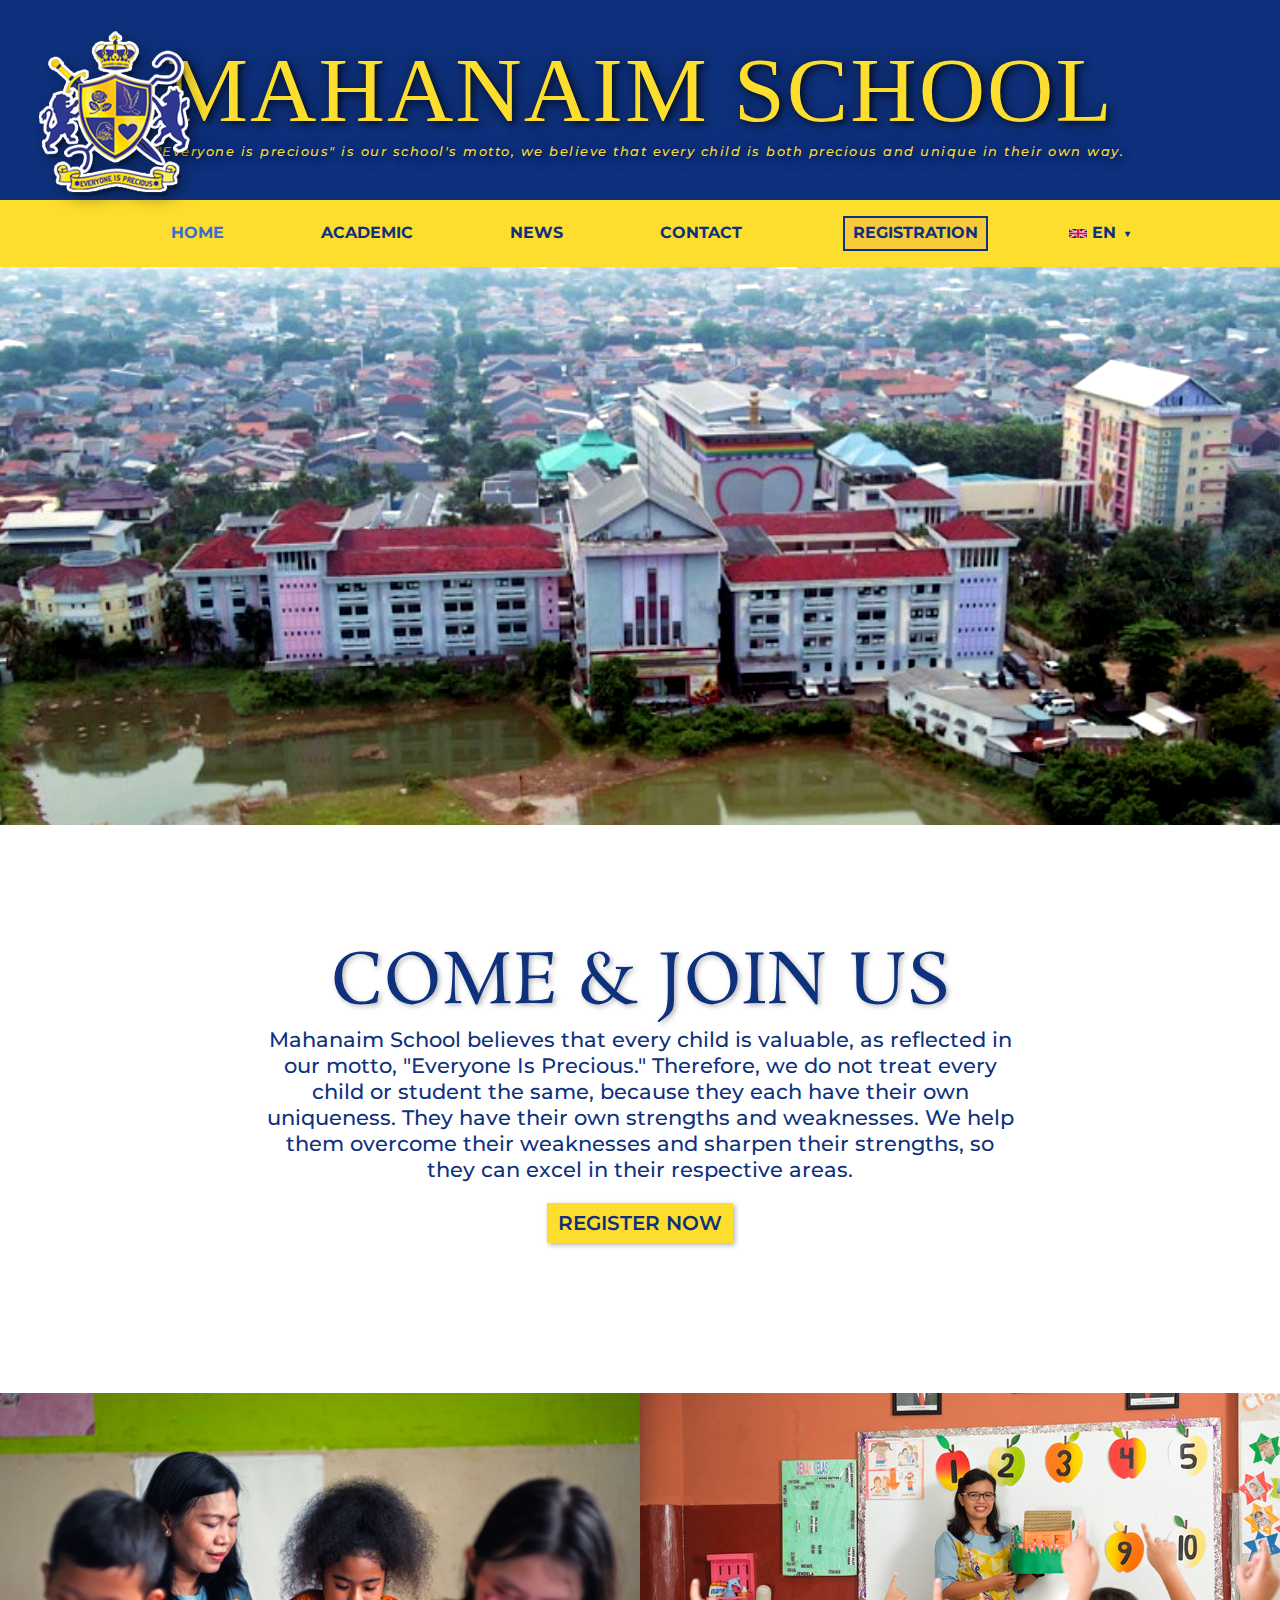
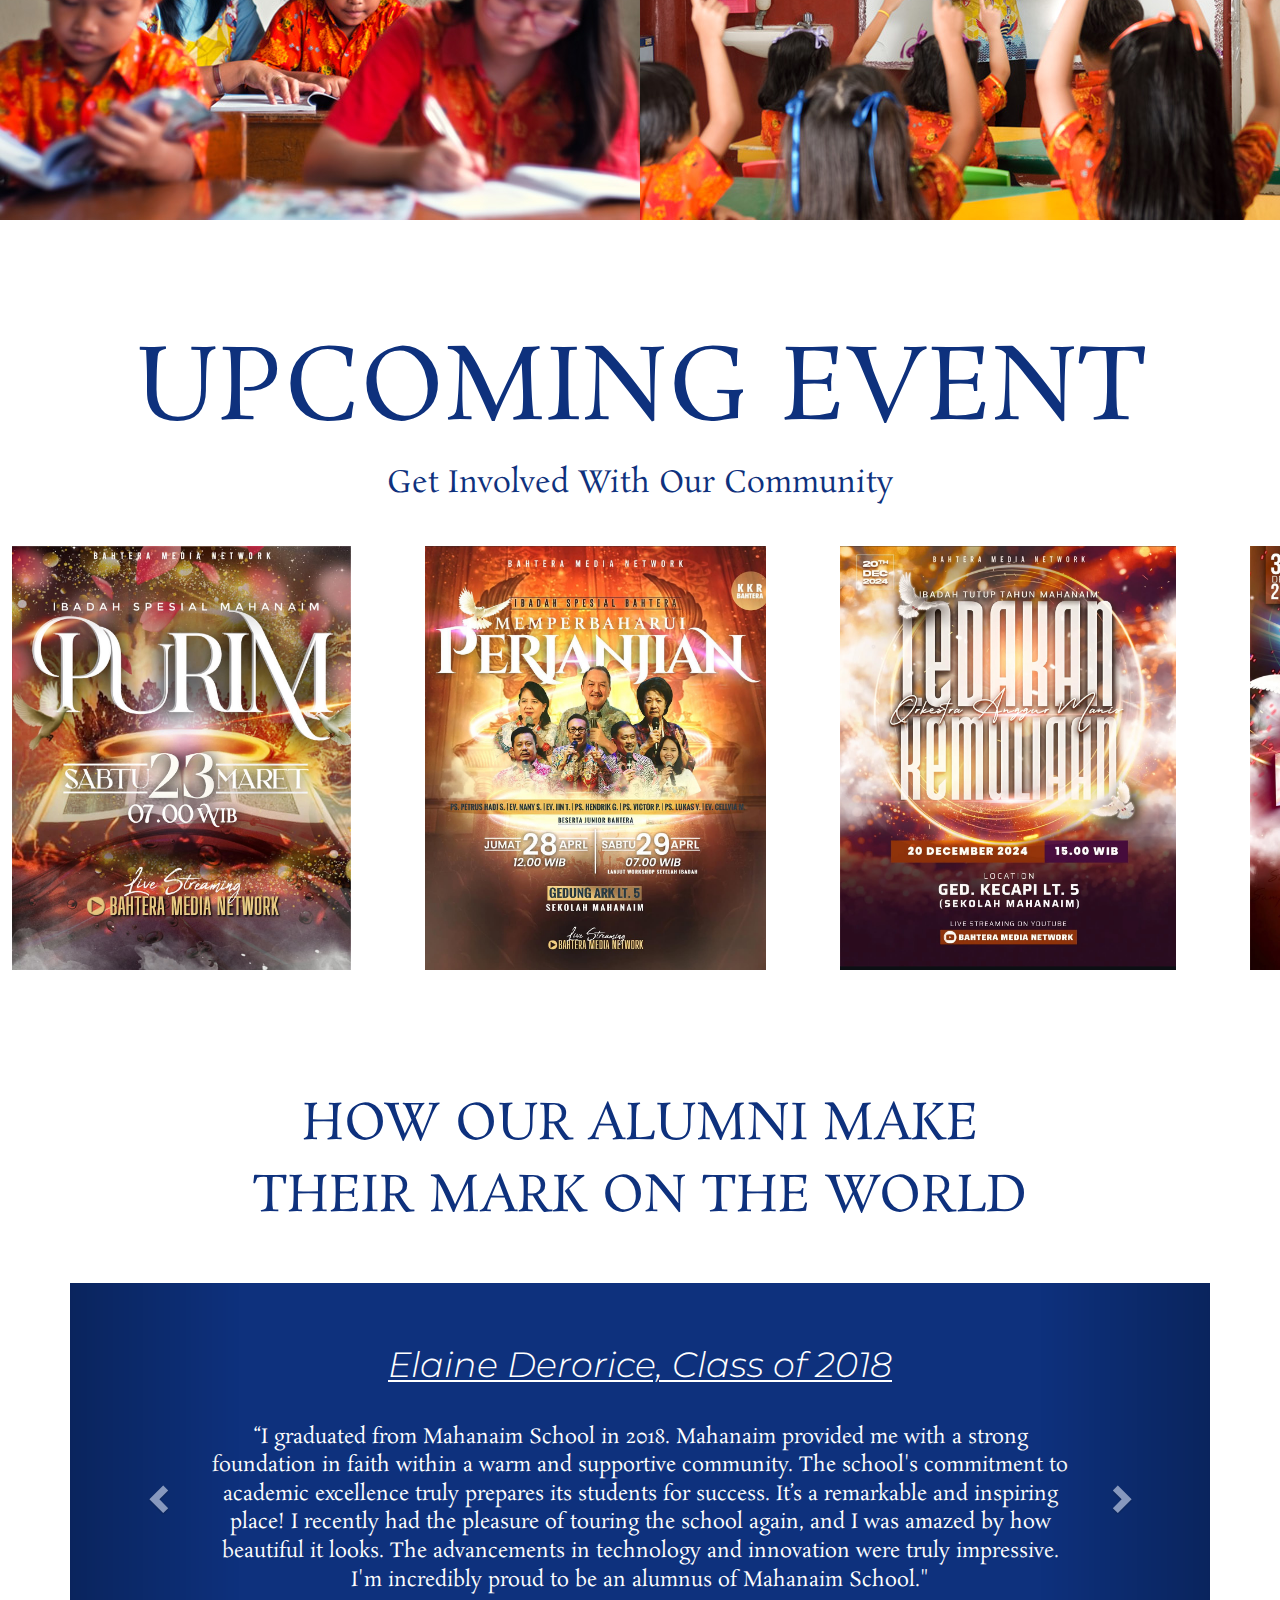
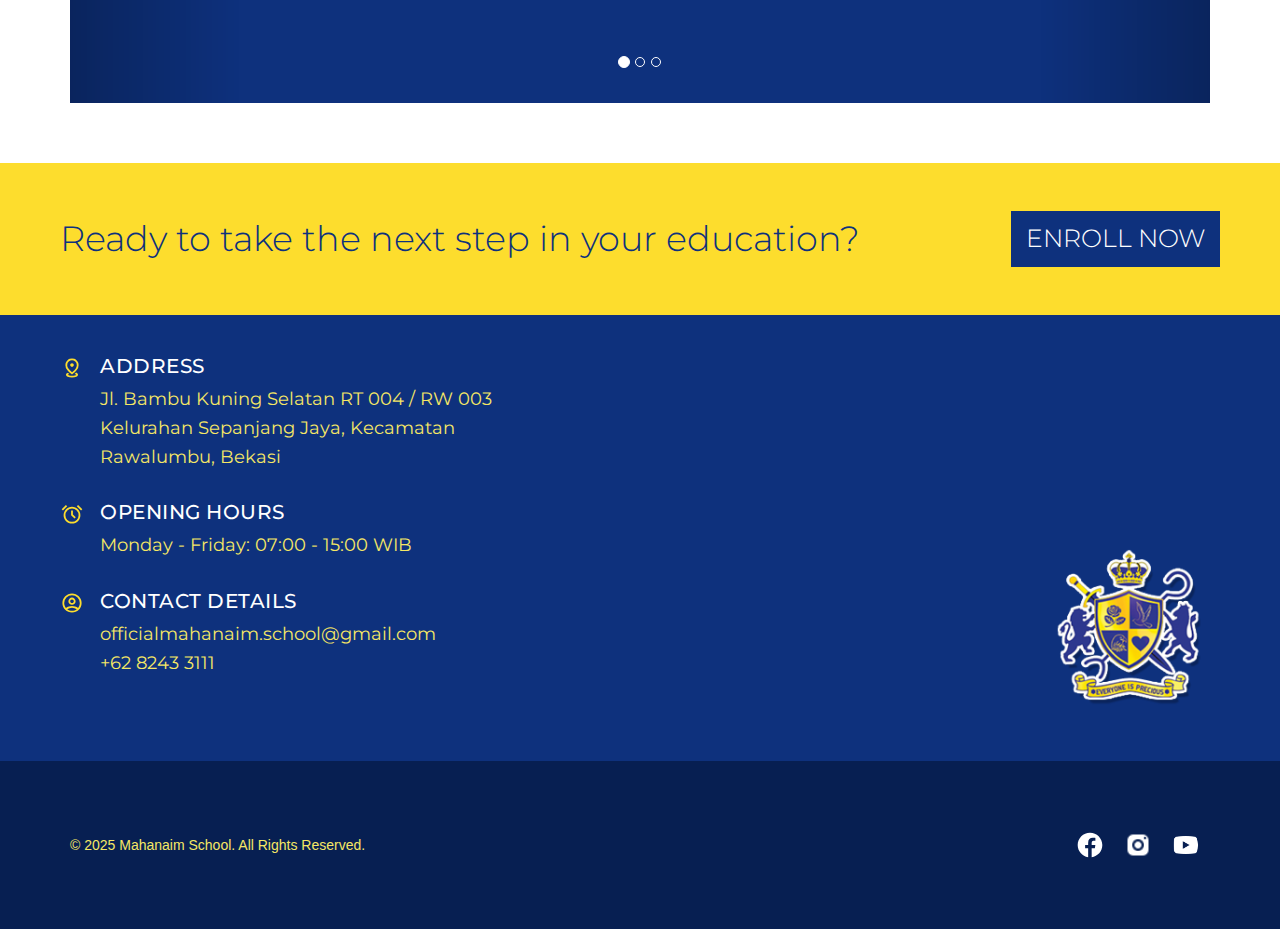
<file: index.html>
<!doctype html>
<html>
<head>
  <meta charset="UTF-8">
  <title>Mahanaim School</title>
  <link rel="icon" href="images/logo.jpg" type="image/png">

  <meta name="viewport" content="width=device-width, initial-scale=1">

  <!-- Load Google Fonts -->
  <link rel="preconnect" href="https://fonts.googleapis.com">
  <link rel="preconnect" href="https://fonts.gstatic.com" crossorigin>
  <link href="https://fonts.googleapis.com/css2?family=Ancizar+Serif:ital,wght@0,300..900;1,300..900&family=Birthstone&family=Great+Vibes&family=Instrument+Serif:ital@0;1&family=Knewave&family=Montserrat:ital,wght@0,100..900;1,100..900&family=Noto+Serif+Display:ital,wght@0,100..900;1,100..900&family=PT+Serif:ital,wght@0,400;0,700;1,400;1,700&family=Rosarivo:ital@0;1&display=swap" rel="stylesheet">

  <!-- Load Bootstrap first -->
  <link rel="stylesheet" href="https://maxcdn.bootstrapcdn.com/bootstrap/3.4.1/css/bootstrap.min.css">
  
  <!-- Your custom CSS (always after Bootstrap) -->
  <link href="style_mahanaimschool.css" rel="stylesheet" type="text/css">

  <!-- Bootstrap scripts -->
  <script src="https://ajax.googleapis.com/ajax/libs/jquery/3.7.1/jquery.min.js"></script>
  <script src="https://maxcdn.bootstrapcdn.com/bootstrap/3.4.1/js/bootstrap.min.js"></script>
</head>
<body>
<!-- HEADER SECTION -->
 <header>
  <!-- Logo Sekolah -->
  <img src="images/logo.png" alt="School Logo" class="logo">
  
  <!-- Header Biru dengan Judul dan Motto -->
  <div class="top-header">
    <h1>MAHANAIM SCHOOL</h1>
    <p>
      "Everyone is precious" is our school's motto, we believe that every child is both precious and unique in their own way.
    </p>
  </div>
</header>

<!-- Navigasi Utama -->
<nav>
  <ul class="navi">
    <li><a href="index.html" title="Home" class="active-bg">Home</a></li>
    <li><a href="academic.html" title="Academic">Academic</a></li>
    <li><a href="news.html" title="News">News</a></li>
    <li><a href="contact.html" title="Contact">Contact</a></li>
    <li><a href="registration.html" title="Registration" class="registration-btn">Registration</a></li>
    
    <!-- Menu Bahasa -->
    <li class="language-menu">
      <a href="#" title="EN">
        <img src="images/EN.jpg.avif" alt="English Flag" class="flag-icon">
        EN <span class="down-arrow">&#9662;</span>
      </a>
    </li>
  </ul>
    <!-- Burger Icon -->
<div class="burger" onclick="toggleMenu()">
  <img src="images/menu.png" alt="Menu" />
</div>

<!-- Dropdown Menu -->
<ul class="dropdown-menu" id="dropdownMenu">
  <li><a href="index.html" title="Home" >Home</a></li>
  <li><a href="academic.html" title="Academic">Academic</a></li>
  <li><a href="news.html" title="News">News</a></li>
  <li><a href="contact.html" title="Contact">Contact</a></li>
  <li><a href="registration.html" title="Registration" class="registration-btn">Registration</a></li>
  <li class="language-menu">
    <a href="#" title="EN">
      <img src="images/EN.jpg.avif" alt="English Flag" class="flag-icon" />
      EN <span class="down-arrow">&#9662;</span>
    </a>
  </li>
</ul>
  <script>
  function toggleMenu() {
    const menu = document.getElementById('dropdownMenu');
    if (menu.style.display === 'flex') {
      menu.style.display = 'none';
    } else {
      menu.style.display = 'flex';
    }
  }
</script>
</nav>

	
<!-- HERO IMAGE -->
<div class="home-image">
  <img src="images/hero-image.jpg" alt="Hero Image" title="Hero">
</div>

<!-- HERO TEXT -->
<div class="main">
  <div class="home-text">
    <h1 class="main-head">COME &amp; JOIN US</h1>
    <h2 class="sub-head">
      Mahanaim School believes that every child is valuable, as reflected in our motto, "Everyone Is Precious." 
      Therefore, we do not treat every child or student the same, because they each have their own uniqueness.
      They have their own strengths and weaknesses. We help them overcome their weaknesses and sharpen their strengths, 
      so they can excel in their respective areas.
    </h2>
    <form>
      <button type="submit" formaction="registration.html" class="button1">REGISTER NOW</button>
    </form>
  </div>
</div>

<!-- VISION & MISSION SECTION -->
<div class="vision-container">
  <!-- VISION IMAGE -->
  <div class="image-overlay-container">
    <img src="images/vision.jpg" alt="Vision Image">
    <div class="overlay">
      <div class="visionmission-text">
        <h1 class="visionmission-title">VISION</h1>
        <p class="vision-body">
          Preparing a generation of leaders who fear God, possess knowledge, understanding, and wisdom,
          excel in their fields, and demonstrate a character that is pleasing to God.
        </p>
      </div>
    </div>
  </div>

  <!-- MISSION IMAGE -->
  <div class="image-overlay-container">
    <img src="images/mission.jpg" alt="Mission Image">
    <div class="overlay">
      <div class="visionmission-text">
        <h1 class="visionmission-title">MISSION</h1>
        <ol class="mission-body">
          <li>Providing each student with a high-quality, holistic education, enriched by character development.</li>
          <li>Exploring and developing the talents and potential that God has entrusted to each student.</li>
          <li>Nurturing and fostering students' creativity, accompanied by analytical thinking skills.</li>
        </ol>
      </div>
    </div>
  </div>
</div>
<!-- ACADEMIC CAROUSEL SECTION -->
<!-- UPCOMING EVENT CAROUSEL SECTION -->
<div class="event-container">
  <p id="event-title">UPCOMING EVENT</p>
  <p id="event-subtitle">Get Involved With Our Community</p>
</div>

<div class="scrollmenu">
	<img src="images/23 maret 2024.jpg" alt="Upcoming Event">
	<img src="images/28 april 2024.jpg" alt="Upcoming Event">
	<img src="images/20 dec 2024.jpg" alt="Upcoming Event">
	<img src="images/31 dec 2024.jpg" alt="Upcoming Event">
	<img src="images/15 maret 2025.jpg" alt="Upcoming Event">
</div>
<script>
  const scrollContainer = document.querySelector('.scrollmenu');

  function autoScroll() {
    if (!scrollContainer) return;

    scrollContainer.scrollLeft += 1;

    // Reset to beginning when scroll reaches the end
    if (scrollContainer.scrollLeft + scrollContainer.offsetWidth >= scrollContainer.scrollWidth) {
      scrollContainer.scrollLeft = 0;
    }
  }

  setInterval(autoScroll, 30); // Kecepatan scroll (lebih kecil = lebih cepat)
</script>

 <!-- ALUMNI CAROUSEL SECTION -->
		<p id="alumni-maintitle">HOW OUR ALUMNI MAKE<br>THEIR MARK ON THE WORLD</p>
<div class="container">
  <div id="myCarousel" class="carousel slide" data-ride="carousel">
    <!-- Indicators -->
    <ol class="carousel-indicators">
      <li data-target="#myCarousel" data-slide-to="0" class="active"></li>
      <li data-target="#myCarousel" data-slide-to="1"></li>
      <li data-target="#myCarousel" data-slide-to="2"></li>
    </ol>

    <!-- Wrapper for slides -->
    <div class="carousel-inner">
      <div class="item active">
        <p class=alumni-title1>Elaine Derorice, Class of 2018</p>
		   <p class=alumni-bodytext1>“I graduated from Mahanaim School in 2018. Mahanaim provided me with a strong foundation in faith within a warm and supportive community. The school's commitment to academic excellence truly prepares its students for success. It’s a remarkable and inspiring place! I recently had the pleasure of touring the school again, and I was amazed by how beautiful it looks. The advancements in technology and innovation were truly impressive. I'm incredibly proud to be an alumnus of Mahanaim School."</p>
     <br>
      </div>

		
      <div class="item">
		<p class=alumni-title1>Gabriel Timothy, Class of 2020</p>
		   <p class=alumni-bodytext2>Mahanaim School builds a strong foundation in core academic skills while focusing on instilling and nurturing Christian values in its students. I was immersed in a faith-based, well-connected, and loving community. I was gifted an opportunity for high academic achievement.”</p>      
		<br>
      </div>
    
      <div class="item">
		<p class=alumni-title1>Clarice Parham, Class of 2020</p>
		   <p class=alumni-bodytext3>“I owe a lot to Mahanaim School. It has made me who I am. The love and generosity were immeasurable and Mahanaim School will always have a special place in my heart! It was more than just a school, it was a family that nurtured my growth academically, spiritually, and personally. Mahanaim School will forever hold a special place in my heart, and I will always be grateful for the foundation it gave me."”</p>         
		<br>
      </div>
    </div>

    <!-- Left and right controls -->
    <a class="left carousel-control" href="#myCarousel" data-slide="prev">
      <span class="glyphicon glyphicon-chevron-left"></span>
      <span class="sr-only">Previous</span>
    </a>
    <a class="right carousel-control" href="#myCarousel" data-slide="next">
      <span class="glyphicon glyphicon-chevron-right"></span>
      <span class="sr-only">Next</span>
    </a>
  </div>
</div>
<br>
<br>
<br>

<section class="enroll-banner">
  <div class="enroll-text">Ready to take the next step in your education?</div>
  <a href="registration.html" class="enroll-btn">ENROLL NOW</a>
</section>
	
<!-- Footer Start -->
<section class="footer-section-wrapper">
  <footer class="school-footer">
    <div class="footer-top">
      <div class="footer-info">
        <!-- Address -->
        <div class="footer-section">
          <img src="images/location.svg" alt="Address Icon" class="footer-icon">
          <div>
            <h3 class="footer-heading">ADDRESS</h3>
            <p class="footer-text">
              Jl. Bambu Kuning Selatan RT 004 / RW 003<br>
              Kelurahan Sepanjang Jaya, Kecamatan<br>
              Rawalumbu, Bekasi
            </p>
          </div>
        </div>

        <!-- Opening Hours -->
        <div class="footer-section">
          <img src="images/clock.svg" alt="Clock Icon" class="footer-icon">
          <div>
            <h3 class="footer-heading">OPENING HOURS</h3>
            <p class="footer-text">Monday - Friday: 07:00 - 15:00 WIB</p>
          </div>
        </div>

        <!-- Contact Details -->
        <div class="footer-section">
          <img src="images/contact.svg" alt="Contact Icon" class="footer-icon">
          <div>
            <h3 class="footer-heading">CONTACT DETAILS</h3>
            <p class="footer-text">
              officialmahanaim.school@gmail.com<br>
              +62 8243 3111
            </p>
          </div>
        </div>
      </div>

      <!-- Logo -->
      <div class="footer-logo">
        <img src="images/logo.png" alt="School Logo">
      </div>
    </div>
  </footer>
</section>

<!-- Footer Wrapper -->
<div class="footer-bg">
  <div class="footer-bottom">
    <p>© 2025 Mahanaim School. All Rights Reserved.</p>
    <div class="social-icons">
    <div class="social-icons">
      <a href="#"><img src="images/facebook.svg" alt="Facebook"></a>
      <a href="#"><img src="images/instagram.png" alt="Instagram"></a>
      <a href="#"><img src="images/youtube.png" alt="YouTube"></a>
    </div>
    </div>
  </div>
</div>
<!-- Footer End -->

</body>
</html>
</file>
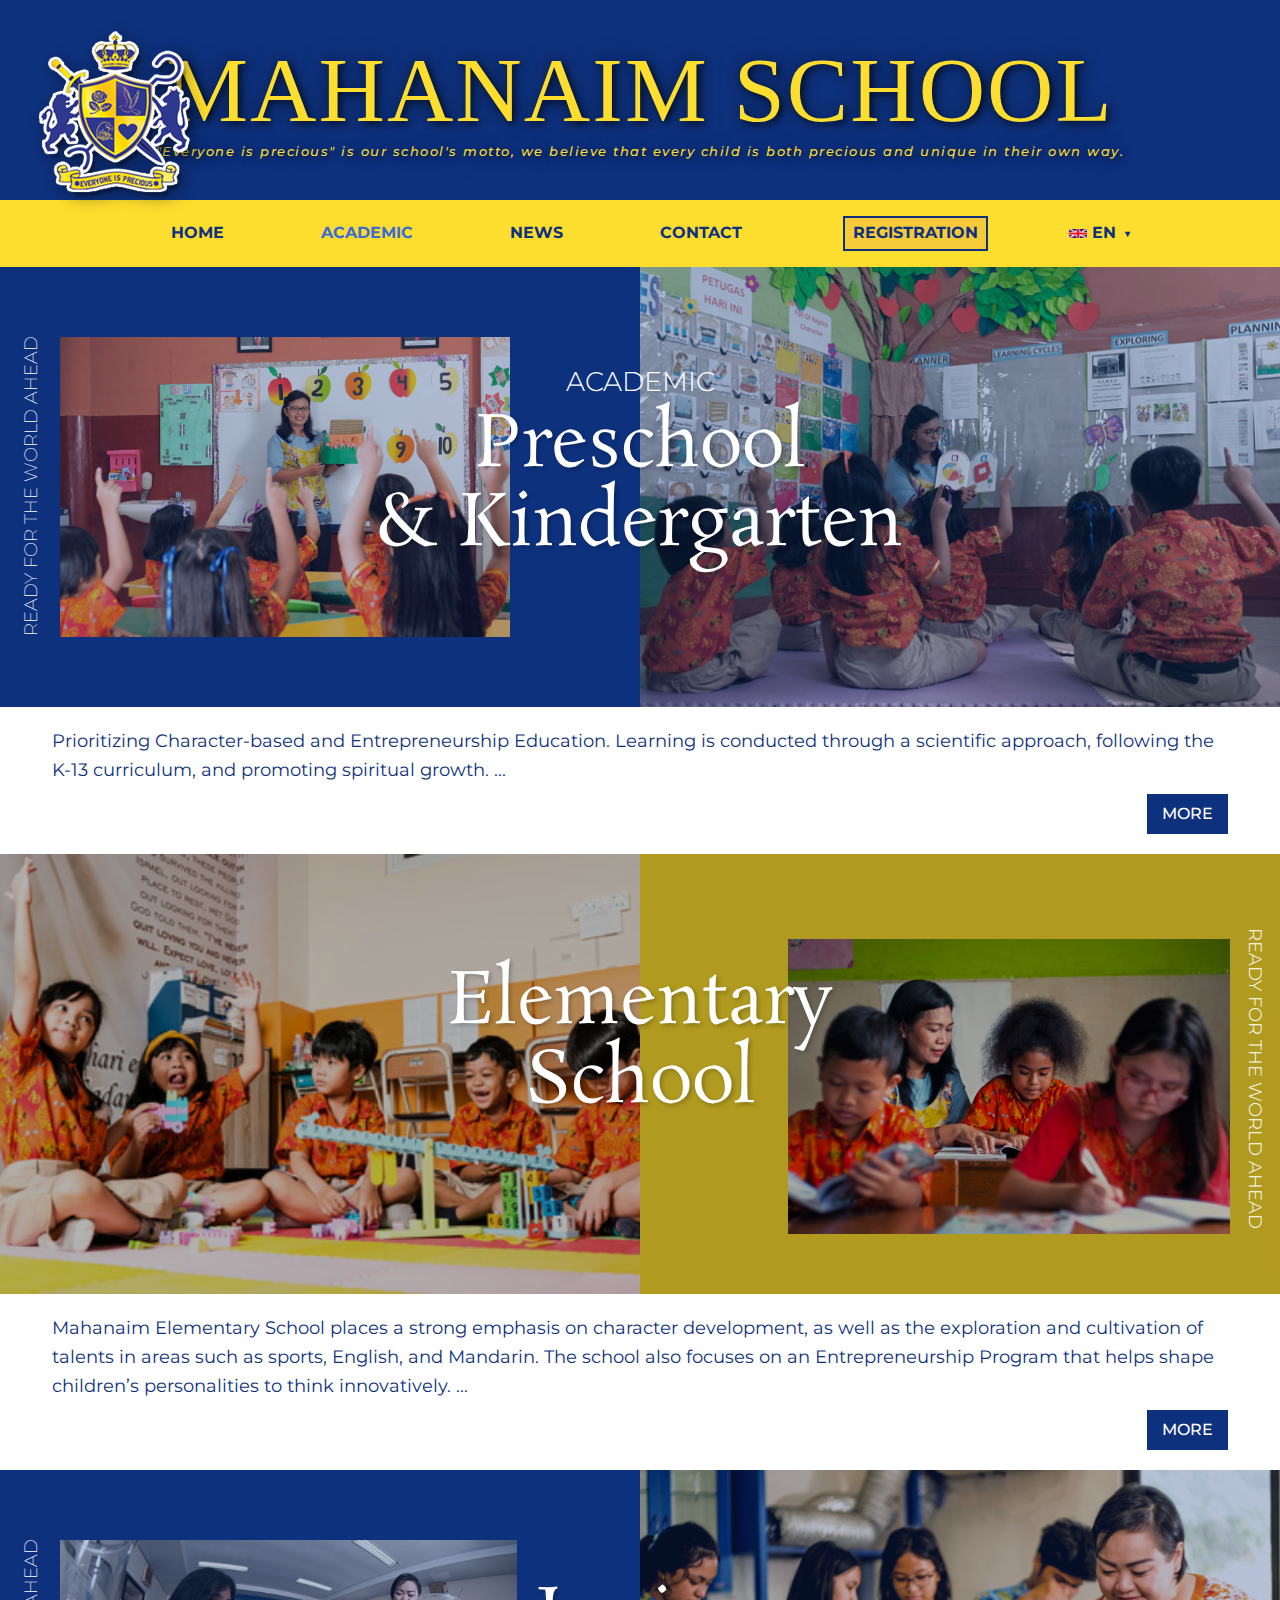
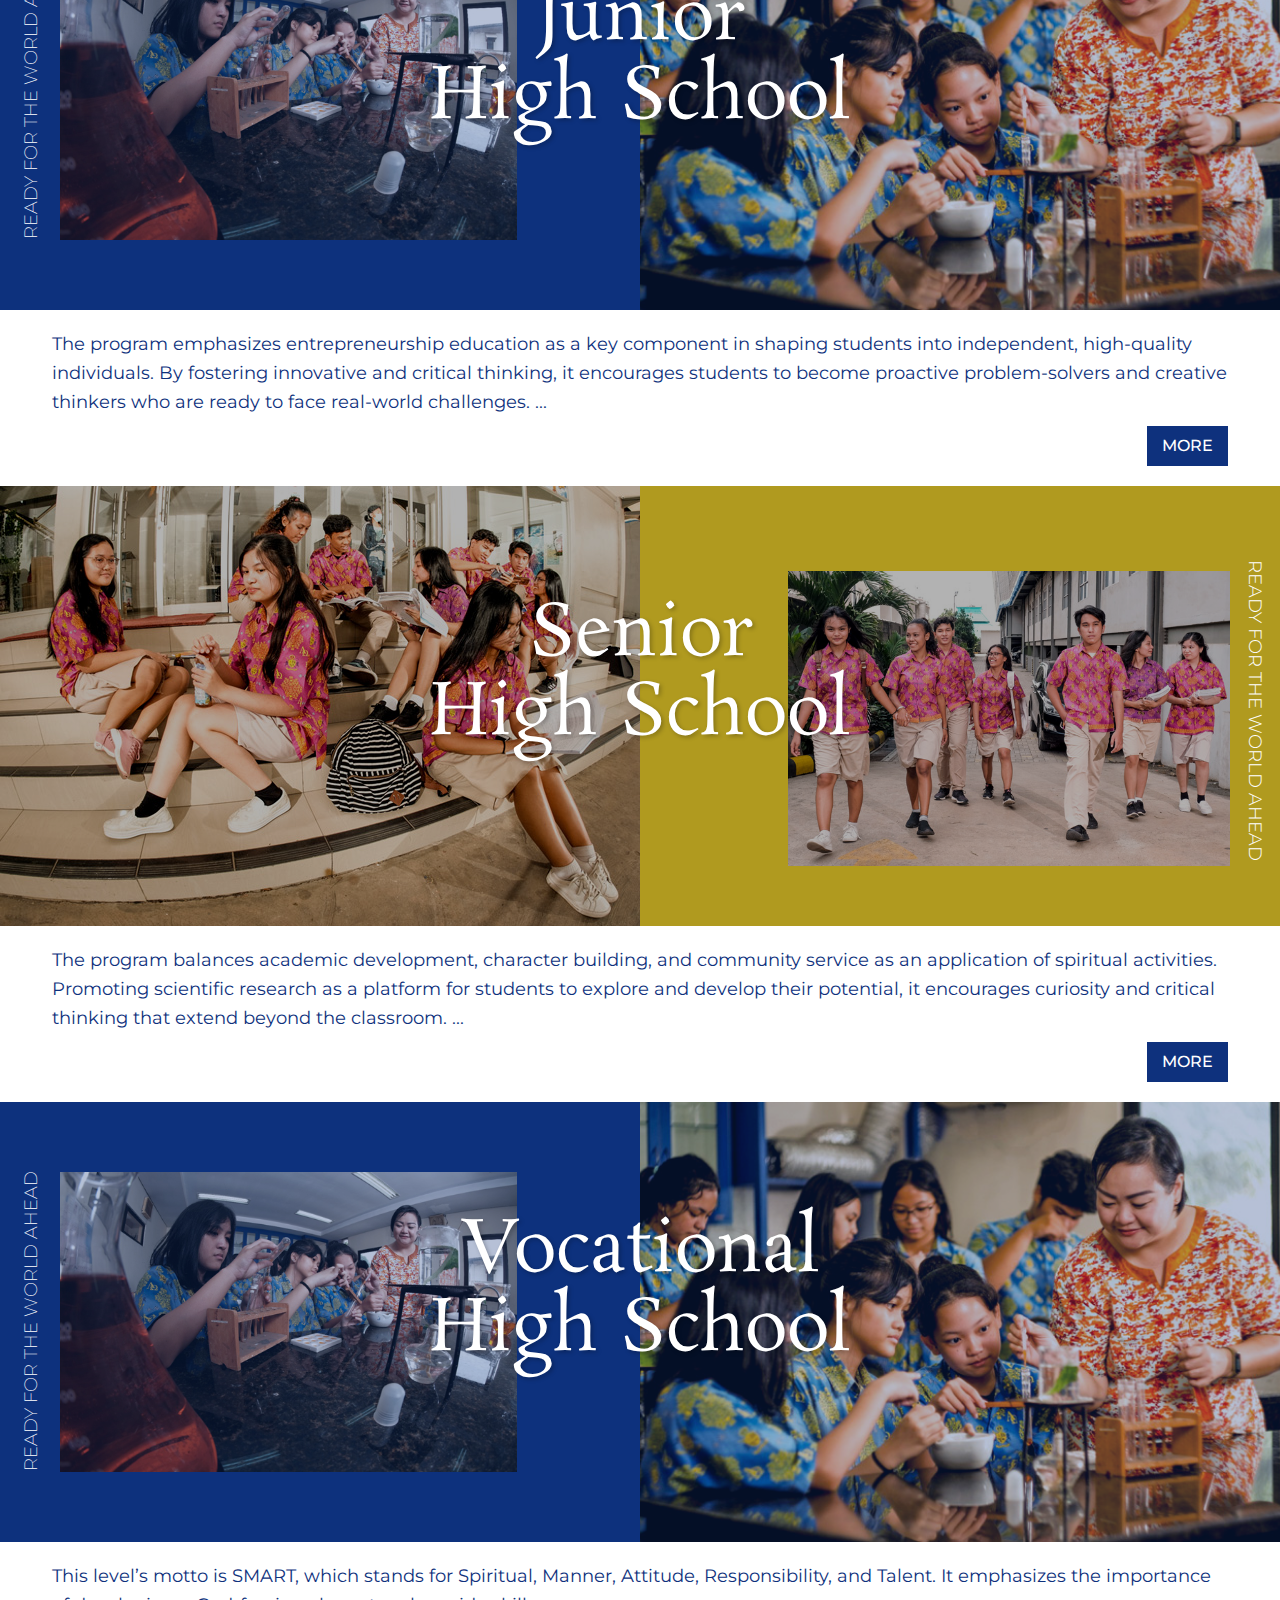
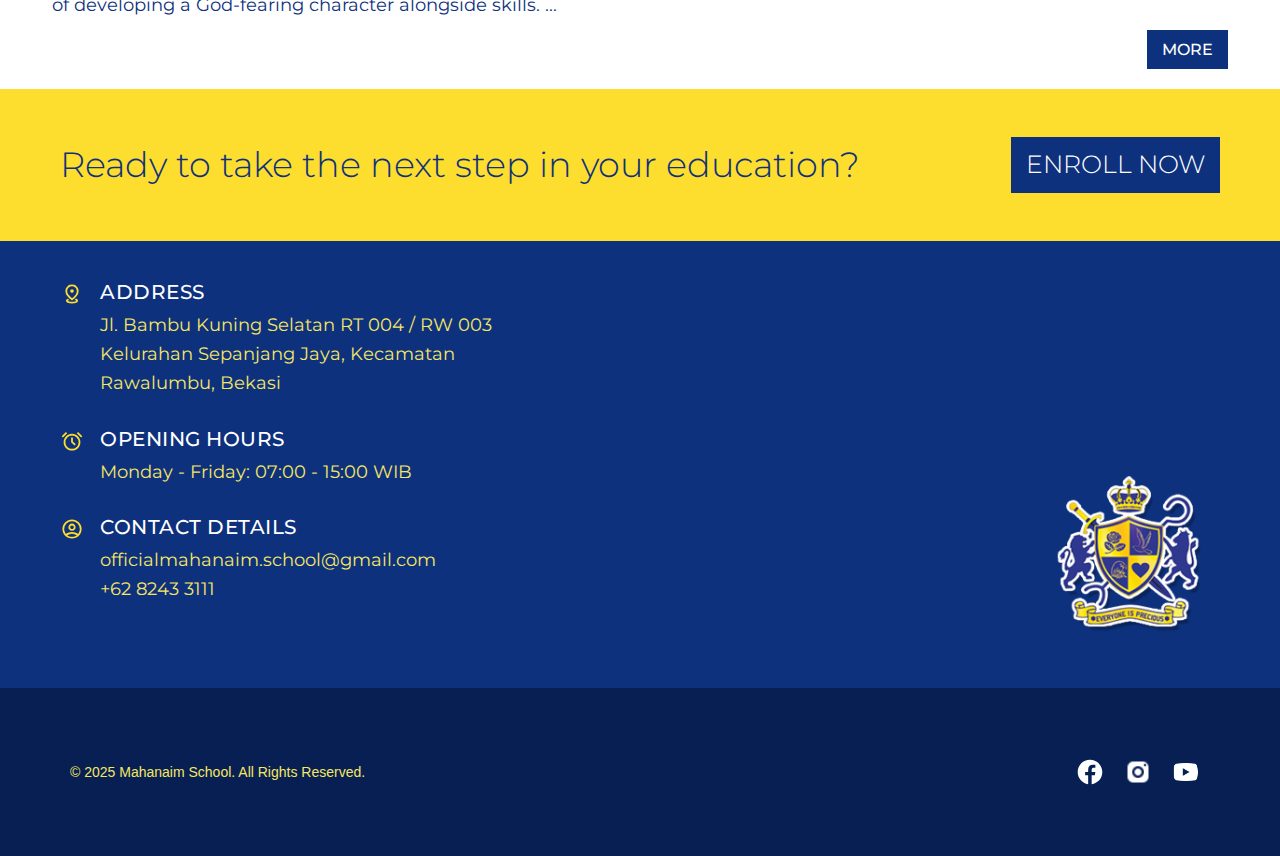
<file: academic.html>
<!doctype html>
<html>
<head>
  <meta charset="UTF-8">
  <title>Mahanaim School</title>
  <link rel="icon" href="images/logo.jpg" type="image/png">

  <meta name="viewport" content="width=device-width, initial-scale=1">

  <!-- Load Google Fonts -->
  <link rel="preconnect" href="https://fonts.googleapis.com">
  <link rel="preconnect" href="https://fonts.gstatic.com" crossorigin>
  <link href="https://fonts.googleapis.com/css2?family=Ancizar+Serif:ital,wght@0,300..900;1,300..900&family=Birthstone&family=Great+Vibes&family=Instrument+Serif:ital@0;1&family=Knewave&family=Montserrat:ital,wght@0,100..900;1,100..900&family=Noto+Serif+Display:ital,wght@0,100..900;1,100..900&family=PT+Serif:ital,wght@0,400;0,700;1,400;1,700&family=Rosarivo:ital@0;1&display=swap" rel="stylesheet">

  <!-- Load Bootstrap first -->
  <link rel="stylesheet" href="https://maxcdn.bootstrapcdn.com/bootstrap/3.4.1/css/bootstrap.min.css">
  
  <!-- Your custom CSS (always after Bootstrap) -->
  <link href="style_mahanaimschool.css" rel="stylesheet" type="text/css">

  <!-- Bootstrap scripts -->
  <script src="https://ajax.googleapis.com/ajax/libs/jquery/3.7.1/jquery.min.js"></script>
  <script src="https://maxcdn.bootstrapcdn.com/bootstrap/3.4.1/js/bootstrap.min.js"></script>
</head>
<body>
<!-- HEADER SECTION -->
 <header>
  <!-- Logo Sekolah -->
  <img src="images/logo.png" alt="School Logo" class="logo">
  
  <!-- Header Biru dengan Judul dan Motto -->
  <div class="top-header">
    <h1>MAHANAIM SCHOOL</h1>
    <p>
      "Everyone is precious" is our school's motto, we believe that every child is both precious and unique in their own way.
    </p>
  </div>
</header>

<!-- Navigasi Utama -->
<nav>
  <ul class="navi">
    <li><a href="index.html" title="Home">Home</a></li>
    <li><a href="academic.html" title="Academic" class="active-bg">Academic</a></li>
    <li><a href="news.html" title="News">News</a></li>
    <li><a href="contact.html" title="Contact">Contact</a></li>
    <li><a href="registration.html" title="Registration" class="registration-btn">Registration</a></li>
    
    <!-- Menu Bahasa -->
    <li class="language-menu">
      <a href="#" title="EN">
        <img src="images/EN.jpg.avif" alt="English Flag" class="flag-icon">
        EN <span class="down-arrow">&#9662;</span>
      </a>
    </li>
  </ul>
    <!-- Burger Icon -->
<div class="burger" onclick="toggleMenu()">
  <img src="images/menu.png" alt="Menu" />
</div>

<!-- Dropdown Menu -->
<ul class="dropdown-menu" id="dropdownMenu">
  <li><a href="index.html" title="Home">Home</a></li>
  <li><a href="academic.html" title="Academic">Academic</a></li>
  <li><a href="news.html" title="News">News</a></li>
  <li><a href="contact.html" title="Contact">Contact</a></li>
  <li><a href="registration.html" title="Registration" class="registration-btn">Registration</a></li>
  <li class="language-menu">
    <a href="#" title="EN">
      <img src="images/EN.jpg.avif" alt="English Flag" class="flag-icon" />
      EN <span class="down-arrow">&#9662;</span>
    </a>
  </li>
</ul>
  <script>
  function toggleMenu() {
    const menu = document.getElementById('dropdownMenu');
    if (menu.style.display === 'flex') {
      menu.style.display = 'none';
    } else {
      menu.style.display = 'flex';
    }
  }
</script>
</nav>
	
<!-- PRESCHOOL & KINDERGARTEN  -->
<section class="main-split-section-blue">
  <div class="overlay-blue"></div>
  <div class="left-box-blue">
    <img src="images/mission.jpg" alt="Small Left Image" class="small-image-blue">
    <div class="rotated-text-blue">READY FOR THE WORLD AHEAD</div>
  </div>

  <div class="right-box-blue">
    <img src="images/preschool.jpg" alt="Right Side Image" class="right-image-blue">
  </div>

  <!-- Titles on top of everything -->
  <div class="title-blue">
    <h2 class="title-academic">ACADEMIC</h2>
    <h3 class="title-text-blue">Preschool<br>&amp; Kindergarten</h3>
  </div>
</section>

<div class="academic-description">
  <p class="description-text">
    Prioritizing Character-based and Entrepreneurship Education. Learning is conducted through a scientific approach, following the K-13 curriculum, and promoting spiritual growth.
    <span id="dots-jhs">...</span> <!-- Tanda lebih lanjut sebelum teks panjang -->
    <span id="more-text-jhs" style="display:none;">
    To enhance learning for preschool and kindergarten students, we also organize social activities and partnerships with other schools, visits to markets, as well as one-day character and leadership development programs.
    </span>
  </p>
  <div class="read-more-wrapper">
    <button class="read-more-btn" id="read-more-btn-jhs" onclick="toggleMoreJHS()">MORE</button>
  </div>
</div>
<!-- ELEMENTARY SCHOOL -->
<section class="main-split-section-yellow">
  <!-- Black transparent overlay -->
  <div class="overlay-yellow"></div>

  <!-- Titles on top -->
  <div class="title-yellow">
    <h3 class="title-text-yellow">Elementary<br>School</h3>
  </div>

  <div class="left-box-yellow">
    <img src="images/sd1.jpg" alt="Left Side Image" class="left-image-yellow">
  </div>

  <div class="right-box-yellow">
    <img src="images/sd2.jpg" alt="Small Icon" class="small-image-yellow">
    <div class="rotated-flipped-text-yellow">READY FOR THE WORLD AHEAD</div>
  </div>
</section>

<div class="academic-description">
  <p class="description-text">
    Mahanaim Elementary School places a strong emphasis on character development, as well as the exploration and cultivation of talents in areas such as sports, English, and Mandarin. The school also focuses on an Entrepreneurship Program that helps shape children’s personalities to think innovatively.
    <span id="dots-elem">...</span>
    <span id="more-text-elem" style="display:none;">
      According to feedback from several parents, our Elementary graduates excel both academically and in character when they transition to higher levels of education at other schools.
    </span>
  </p>
  <div class="read-more-wrapper">
<button class="read-more-btn" id="read-more-btn-elem" onclick="toggleMoreElem()">MORE</button>
  </div>
</div>

<!-- JUNIOR HIGH SCHOOL -->
<section class="main-split-section-blue">
  <div class="overlay-blue"></div>

  <div class="left-box-blue">
    <img src="images/smp1.jpg" alt="Small Left Image" class="small-image-blue">

    <!-- Rotated text -->
    <div class="rotated-text-blue">READY FOR THE WORLD AHEAD</div>
  </div>

  <!-- Right side -->
  <div class="right-box-blue">
    <img src="images/705315553-smp.jpg" alt="Right Side Image" class="right-image-blue">
  </div>

  <!-- Titles on top of everything -->
  <div class="title-blue">
    <h3 class="title-text-blue" id="junior-high-school">Junior<br>High School</h3>
  </div>
</section>

<div class="academic-description">
  <p class="description-text">
    The program emphasizes entrepreneurship education as a key component in shaping students into independent, high-quality individuals. By fostering innovative and critical thinking, it encourages students to become proactive problem-solvers and creative thinkers who are ready to face real-world challenges. 
    <span id="dots-jhs">...</span>  <!-- Tanda "..." yang akan terlihat pertama kali -->
    <span id="more-text-jhs" style="display:none;">
      This entrepreneurial mindset is integrated with the Kurikulum 2013 (K-13), which already promotes student-centered learning, character development, and competence-based education. The combination of entrepreneurship education and the K-13 curriculum aims to produce learners who are not only academically competent but also equipped with the practical skills and mindset needed to thrive in the modern, dynamic economy.
    </span>
  </p>
  <div class="read-more-wrapper">
    <button class="read-more-btn" id="read-more-btn-jhs" onclick="toggleMoreJHS()">MORE</button>
  </div>
</div>

<!-- SENIOR HIGH SCHOOL -->
	
<section class="main-split-section-yellow">
  <div class="overlay-yellow"></div>

  <!-- Titles on top -->
  <div class="title-yellow">
    <h3 class="title-text-yellow">Senior<br>High School</h3>
  </div>

  <div class="left-box-yellow">
    <img src="images/sma1.jpg" alt="Left Side Image" class="left-image-yellow">
  </div>

  <div class="right-box-yellow">
    <img src="images/sma2.jpg" alt="Small Icon" class="small-image-yellow">
    <div class="rotated-flipped-text-yellow">READY FOR THE WORLD AHEAD</div>
  </div>
</section>

<div class="academic-description">
  <p class="description-text">
    The program balances academic development, character building, and community service as an application of spiritual activities. Promoting scientific research as a platform for students to explore and develop their potential, it encourages curiosity and critical thinking that extend beyond the classroom.
    
    <span id="dots-senior">...</span>
    <span id="more-text-senior" style="display:none;">
      By integrating these elements, students are empowered to grow holistically—academically, morally, and socially—preparing them to become responsible and innovative members of society.
    </span>
  </p>
  <div class="read-more-wrapper">
    <button class="read-more-btn" id="read-more-btn-senior" onclick="toggleMoreSenior()">MORE</button>
  </div>
</div>

<!-- VOCATIONAL HIGH SCHOOL -->
<section class="main-split-section-blue">
  <div class="overlay-blue"></div>

  <div class="left-box-blue">
    <img src="images/smp1.jpg" alt="Small Left Image" class="small-image-blue">

    <div class="rotated-text-blue">READY FOR THE WORLD AHEAD</div>
  </div>

  <div class="right-box-blue">
    <img src="images/705315553-smp.jpg" alt="Right Side Image" class="right-image-blue">
  </div>

  <!-- Titles on top of everything -->
  <div class="title-blue">
    <h3 class="title-text-blue" id="vocational-high-school">Vocational<br>High School</h3>
  </div>
</section>

	<div class="academic-description">
  <p class="description-text">
    This level’s motto is SMART, which stands for Spiritual, Manner, Attitude, Responsibility, and Talent. It emphasizes the importance of developing a God-fearing character alongside skills.     
    <span id="dots-vocational">...</span>
    <span id="more-text-vocational" style="display:none;">
      Each aspect of SMART plays a vital role in shaping a person’s overall character and success. Focusing on these values helps build a strong foundation for both personal and professional growth.
    </span>
  </p>

  <div class="read-more-wrapper">
    <button class="read-more-btn" id="read-more-btn-vocational" onclick="toggleMoreVocational()">MORE</button>
  </div>
</div>

<section class="enroll-banner">
  <div class="enroll-text">Ready to take the next step in your education?</div>
  <a href="registration.html" class="enroll-btn">ENROLL NOW</a>
</section>

	<!-- Footer Start -->
<section class="footer-section-wrapper">
  <footer class="school-footer">
    <div class="footer-top">
      <div class="footer-info">
        <!-- Address -->
        <div class="footer-section">
          <img src="images/location.svg" alt="Address Icon" class="footer-icon">
          <div>
            <h3 class="footer-heading">ADDRESS</h3>
            <p class="footer-text">
              Jl. Bambu Kuning Selatan RT 004 / RW 003<br>
              Kelurahan Sepanjang Jaya, Kecamatan<br>
              Rawalumbu, Bekasi
            </p>
          </div>
        </div>

        <!-- Opening Hours -->
        <div class="footer-section">
          <img src="images/clock.svg" alt="Clock Icon" class="footer-icon">
          <div>
            <h3 class="footer-heading">OPENING HOURS</h3>
            <p class="footer-text">Monday - Friday: 07:00 - 15:00 WIB</p>
          </div>
        </div>

        <!-- Contact Details -->
        <div class="footer-section">
          <img src="images/contact.svg" alt="Contact Icon" class="footer-icon">
          <div>
            <h3 class="footer-heading">CONTACT DETAILS</h3>
            <p class="footer-text">
              officialmahanaim.school@gmail.com<br>
              +62 8243 3111
            </p>
          </div>
        </div>
      </div>

      <!-- Logo -->
      <div class="footer-logo">
        <img src="images/logo.png" alt="School Logo">
      </div>
    </div>
  </footer>
</section>

<!-- Footer Wrapper -->
<div class="footer-bg">
  <div class="footer-bottom">
    <p>© 2025 Mahanaim School. All Rights Reserved.</p>
    <div class="social-icons">
    <div class="social-icons">
      <a href="#"><img src="images/facebook.svg" alt="Facebook"></a>
      <a href="#"><img src="images/instagram.png" alt="Instagram"></a>
      <a href="#"><img src="images/youtube.png" alt="YouTube"></a>
    </div>
    </div>
  </div>
</div>
<!-- Footer End -->
<script>
  function toggleMoreJHS() {
  // Ambil elemen-elemen yang terkait
  var dots = document.getElementById("dots-jhs");
  var moreText = document.getElementById("more-text-jhs");
  var btnText = document.getElementById("read-more-btn-jhs");

  // Jika teks tersembunyi, tampilkan dan ubah tombol menjadi "LESS"
  if (dots.style.display === "none") {
    dots.style.display = "inline";  // Menampilkan "..."
    btnText.innerHTML = "MORE";     // Ubah tombol kembali ke "MORE"
    moreText.style.display = "none"; // Sembunyikan teks lebih banyak
  } else {
    dots.style.display = "none";    // Sembunyikan "..."
    btnText.innerHTML = "LESS";     // Ubah tombol menjadi "LESS"
    moreText.style.display = "inline"; // Tampilkan teks lebih banyak
  }
}

function toggleMoreElem() {
  var dots = document.getElementById("dots-elem");
  var moreText = document.getElementById("more-text-elem");
  var btnText = document.getElementById("read-more-btn-elem");

  if (dots.style.display === "none") {
    dots.style.display = "inline";
    btnText.innerHTML = "MORE";
    moreText.style.display = "none";
  } else {
    dots.style.display = "none";
    btnText.innerHTML = "LESS";
    moreText.style.display = "inline";
  }
}

function toggleMoreJHS() {
  var dots = document.getElementById("dots-jhs");
  var moreText = document.getElementById("more-text-jhs");
  var btnText = document.getElementById("read-more-btn-jhs");

  if (dots.style.display === "none") {
    dots.style.display = "inline";
    btnText.innerHTML = "MORE";
    moreText.style.display = "none";
  } else {
    dots.style.display = "none";
    btnText.innerHTML = "LESS";
    moreText.style.display = "inline";
  }
}

function toggleMoreSenior() {
  var dots = document.getElementById("dots-senior");
  var moreText = document.getElementById("more-text-senior");
  var btnText = document.getElementById("read-more-btn-senior");

  if (dots.style.display === "none") {
    dots.style.display = "inline";
    btnText.innerHTML = "MORE";
    moreText.style.display = "none";
  } else {
    dots.style.display = "none";
    btnText.innerHTML = "LESS";
    moreText.style.display = "inline";
  }
}

function toggleMoreVocational() {
  var dots = document.getElementById("dots-vocational");
  var moreText = document.getElementById("more-text-vocational");
  var btnText = document.getElementById("read-more-btn-vocational");

  if (dots.style.display === "none") {
    dots.style.display = "inline";
    btnText.innerHTML = "MORE";
    moreText.style.display = "none";
  } else {
    dots.style.display = "none";
    btnText.innerHTML = "LESS";
    moreText.style.display = "inline";
  }
}


</script>
</body>
</html>
</file>
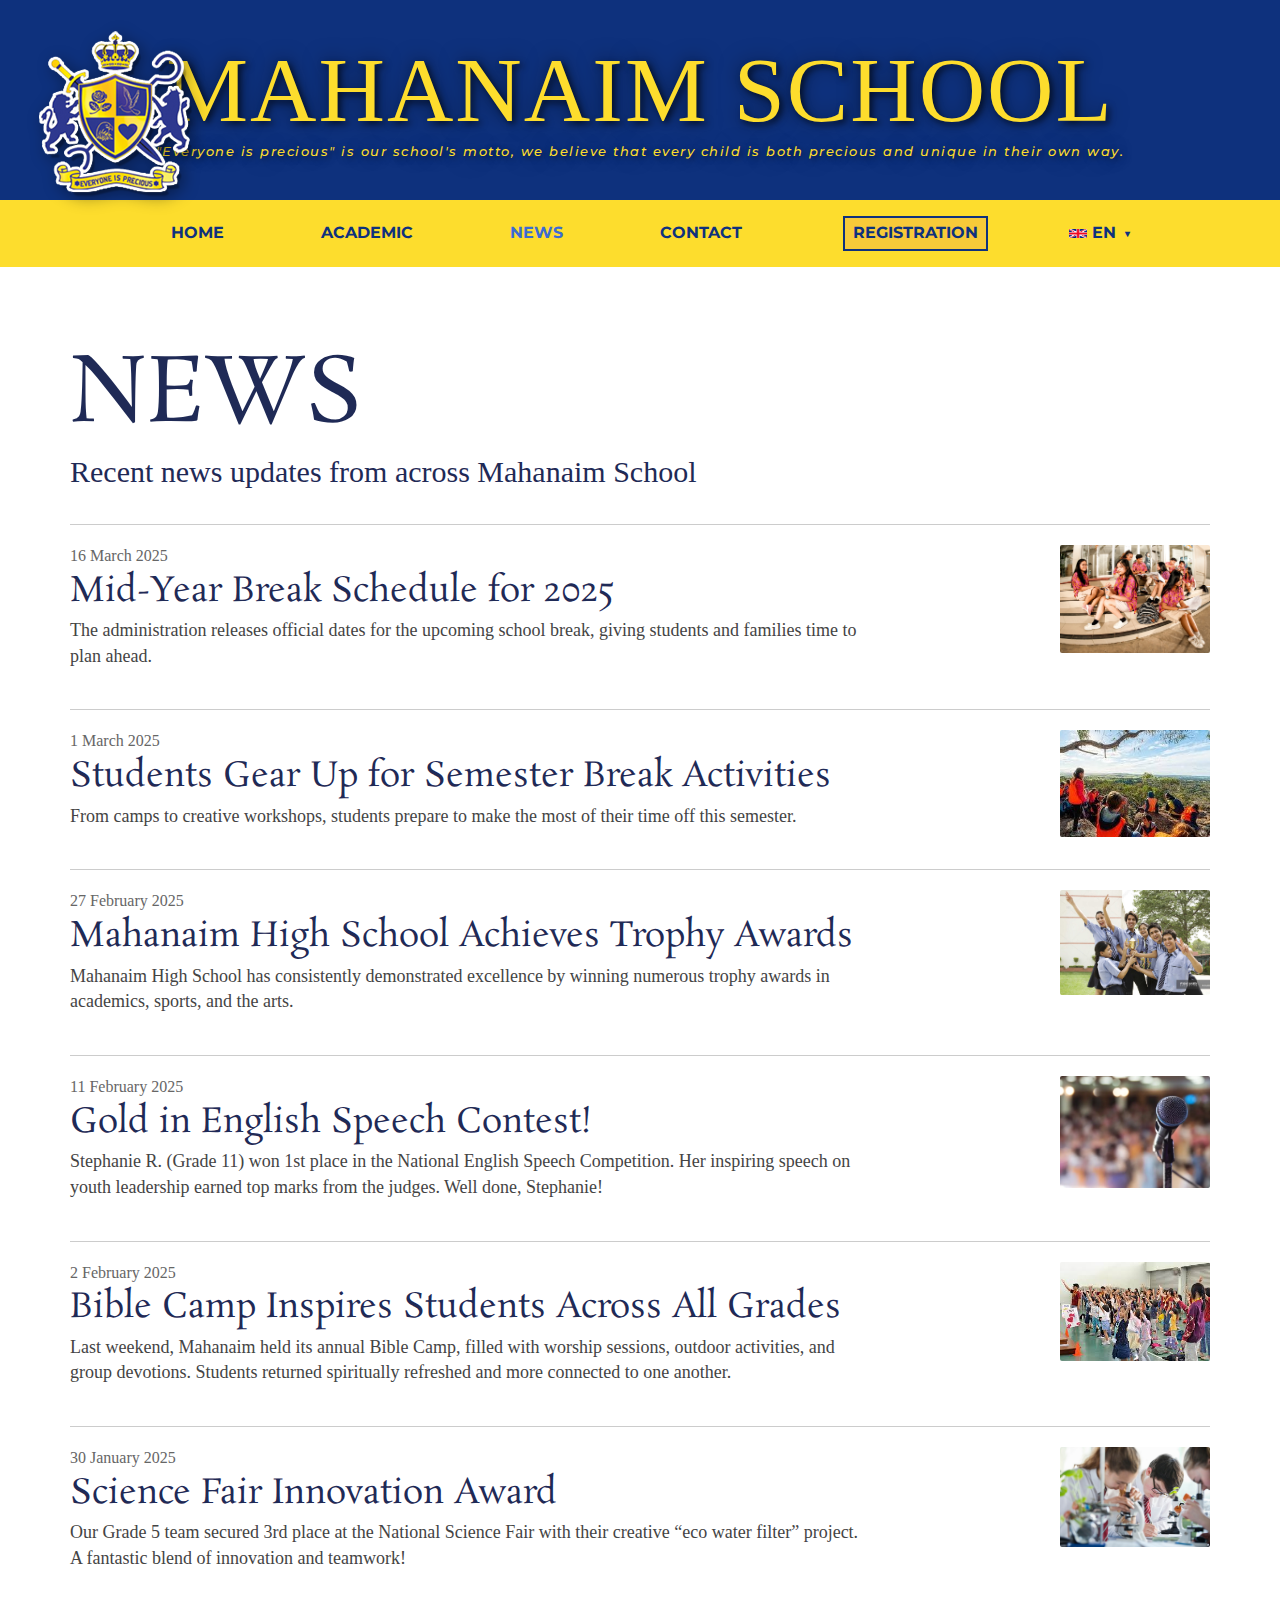
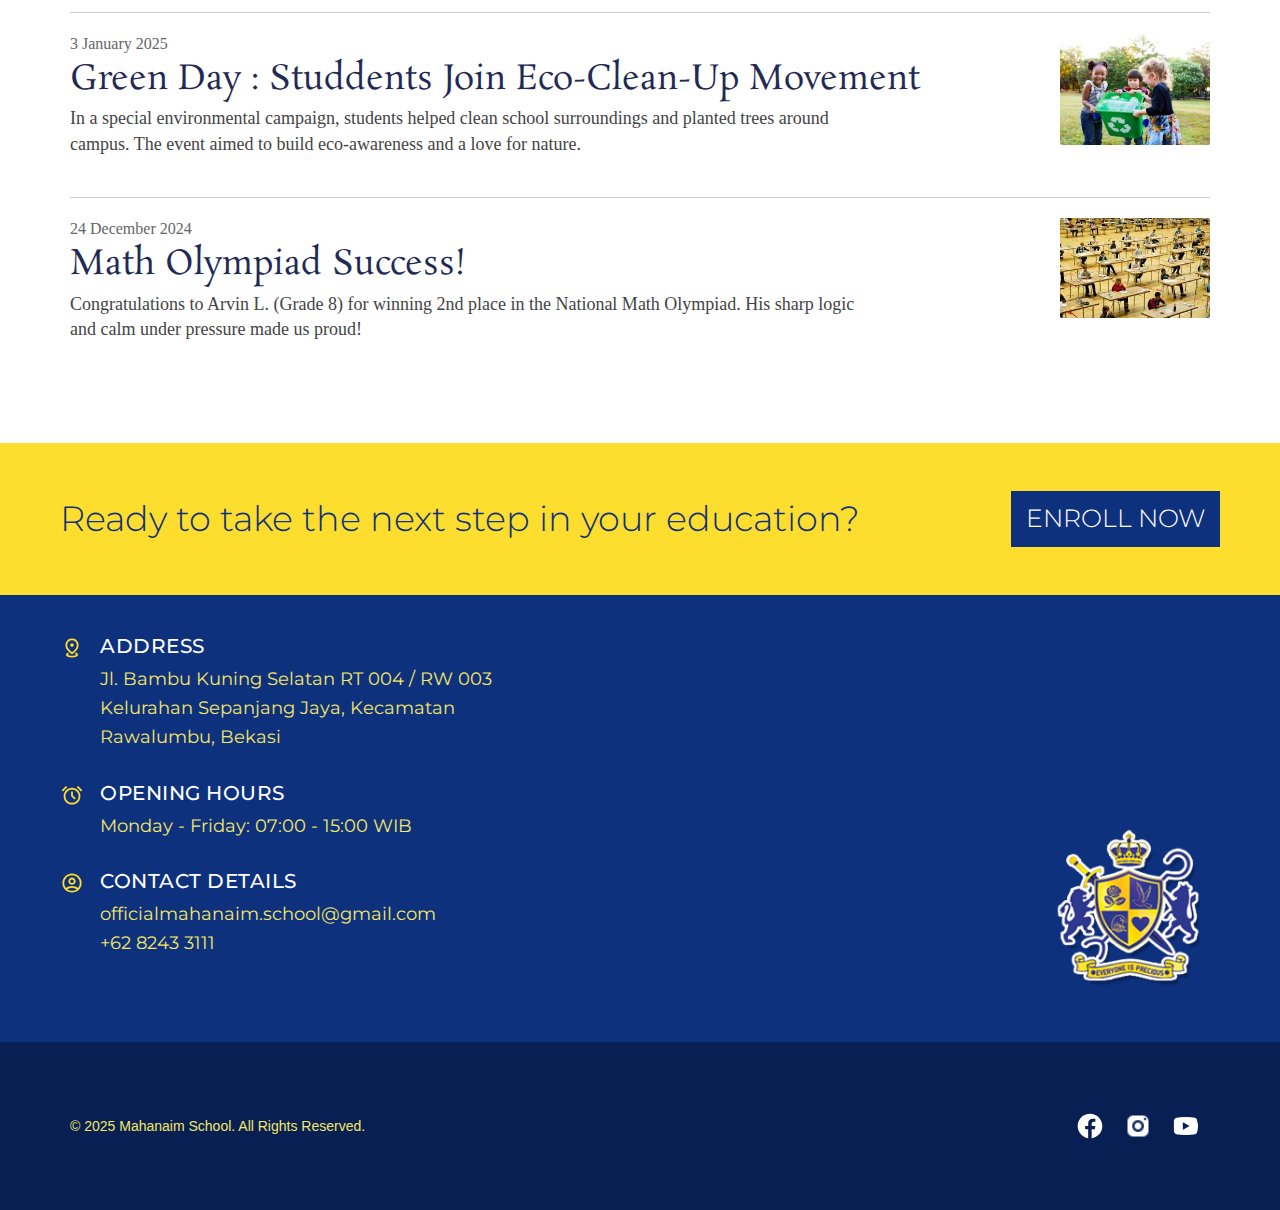
<file: news.html>
<!DOCTYPE html>
<html lang="en">
<head>
  <meta charset="UTF-8">
  <title>Mahanaim School</title>
  <link rel="icon" href="images/logo.jpg" type="image/png">

  <meta name="viewport" content="width=device-width, initial-scale=1">

  <!-- Load Google Fonts -->
  <link rel="preconnect" href="https://fonts.googleapis.com">
  <link rel="preconnect" href="https://fonts.gstatic.com" crossorigin>
  <link href="https://fonts.googleapis.com/css2?family=Ancizar+Serif:ital,wght@0,300..900;1,300..900&family=Birthstone&family=Great+Vibes&family=Instrument+Serif:ital@0;1&family=Knewave&family=Montserrat:ital,wght@0,100..900;1,100..900&family=Noto+Serif+Display:ital,wght@0,100..900;1,100..900&family=PT+Serif:ital,wght@0,400;0,700;1,400;1,700&family=Rosarivo:ital@0;1&display=swap" rel="stylesheet">

  <!-- Load Bootstrap first -->
  <link rel="stylesheet" href="https://maxcdn.bootstrapcdn.com/bootstrap/3.4.1/css/bootstrap.min.css">
  
  <!-- Your custom CSS (always after Bootstrap) -->
  <link href="style_mahanaimschool.css" rel="stylesheet" type="text/css">

  <!-- Bootstrap scripts -->
  <script src="https://ajax.googleapis.com/ajax/libs/jquery/3.7.1/jquery.min.js"></script>
  <script src="https://maxcdn.bootstrapcdn.com/bootstrap/3.4.1/js/bootstrap.min.js"></script>
</head>
<body>
<!-- HEADER SECTION -->
 <header>
  <!-- Logo Sekolah -->
  <img src="images/logo.png" alt="School Logo" class="logo">
  
  <!-- Header Biru dengan Judul dan Motto -->
  <div class="top-header">
    <h1>MAHANAIM SCHOOL</h1>
    <p>
      "Everyone is precious" is our school's motto, we believe that every child is both precious and unique in their own way.
    </p>
  </div>
</header>

<!-- Navigasi Utama -->
<nav>
  <ul class="navi">
    <li><a href="index.html" title="Home">Home</a></li>
    <li><a href="academic.html" title="Academic">Academic</a></li>
    <li><a href="news.html" title="News" class="active-bg">News</a></li>
    <li><a href="contact.html" title="Contact">Contact</a></li>
    <li><a href="registration.html" title="Registration" class="registration-btn">Registration</a></li>
    
    <!-- Menu Bahasa -->
    <li class="language-menu">
      <a href="#" title="EN">
        <img src="images/EN.jpg.avif" alt="English Flag" class="flag-icon">
        EN <span class="down-arrow">&#9662;</span>
      </a>
    </li>
  </ul>
    <!-- Burger Icon -->
<div class="burger" onclick="toggleMenu()">
  <img src="images/menu.png" alt="Menu" />
</div>

<!-- Dropdown Menu -->
<ul class="dropdown-menu" id="dropdownMenu">
  <li><a href="index.html" title="Home">Home</a></li>
  <li><a href="academic.html" title="Academic">Academic</a></li>
  <li><a href="news.html" title="News" >News</a></li>
  <li><a href="contact.html" title="Contact">Contact</a></li>
  <li><a href="registration.html" title="Registration" class="registration-btn">Registration</a></li>
  <li class="language-menu">
    <a href="#" title="EN">
      <img src="images/EN.jpg.avif" alt="English Flag" class="flag-icon" />
      EN <span class="down-arrow">&#9662;</span>
    </a>
  </li>
</ul>
  <script>
  function toggleMenu() {
    const menu = document.getElementById('dropdownMenu');
    if (menu.style.display === 'flex') {
      menu.style.display = 'none';
    } else {
      menu.style.display = 'flex';
    }
  }
</script>
</nav>

  <section id="news" class="news-section">
  <div class="container">
    <h2 class="news-title">NEWS</h2>
    <p class="news-subtitle">Recent news updates from across Mahanaim School</p>

    <hr>

    <div class="news-item">
      <div class="news-text">
        <p class="news-date">16 March 2025</p>
        <h3 class="news-headline">Mid-Year Break Schedule for 2025</h3>
        <p class="news-description">The administration releases official dates for the upcoming school break, giving students and families time to plan ahead.</p>
      </div>
      <div class="news-image">
        <img src="images/sma1.jpg" alt="News Image 1">
      </div>
    </div>

    <hr>

    <div class="news-item">
      <div class="news-text">
        <p class="news-date">1 March 2025</p>
        <h3 class="news-headline">Students Gear Up for Semester Break Activities</h3>
        <p class="news-description">From camps to creative workshops, students prepare to make the most of their time off this semester.</p>
      </div>
      <div class="news-image">
        <img src="images/news-2.jpeg" alt="News Image 2">
      </div>
    </div>

    <hr>

    <div class="news-item">
      <div class="news-text">
        <p class="news-date">27 February 2025</p>
        <h3 class="news-headline">Mahanaim High School Achieves Trophy Awards</h3>
        <p class="news-description">Mahanaim High School has consistently demonstrated excellence by winning numerous trophy awards in academics, sports, and the arts.</p>
      </div>
      <div class="news-image">
        <img src="images/news-3.jpg" alt="News Image 2">
      </div>
    </div>

    <hr>

    <div class="news-item">
      <div class="news-text">
        <p class="news-date">11 February 2025</p>
        <h3 class="news-headline">Gold in English Speech Contest!</h3>
        <p class="news-description">Stephanie R. (Grade 11) won 1st place in the National English Speech Competition. Her inspiring speech on youth leadership earned top marks from the judges. Well done, Stephanie!</p>
      </div>
      <div class="news-image">
        <img src="images/news-4.webp" alt="News Image 2">
      </div>
    </div>

    <hr>

    <div class="news-item">
      <div class="news-text">
        <p class="news-date">2 February 2025</p>
        <h3 class="news-headline">Bible Camp Inspires Students Across All Grades</h3>
        <p class="news-description">Last weekend, Mahanaim held its annual Bible Camp, filled with worship sessions, outdoor activities, and group devotions. Students returned spiritually refreshed and more connected to one another.
</p>
      </div>
      <div class="news-image">
        <img src="images/news-5.jpeg" alt="News Image 2">
      </div>
    </div>

    <hr>

    <div class="news-item">
      <div class="news-text">
        <p class="news-date">30 January 2025</p>
        <h3 class="news-headline">Science Fair Innovation Award</h3>
        <p class="news-description">Our Grade 5 team secured 3rd place at the National Science Fair with their creative “eco water filter” project. A fantastic blend of innovation and teamwork!</p>
      </div>
      <div class="news-image">
        <img src="images/news-6.jpg" alt="News Image 2">
      </div>
    </div>

    <hr>

    <div class="news-item">
      <div class="news-text">
        <p class="news-date">3 January 2025</p>
        <h3 class="news-headline">Green Day : Studdents Join Eco-Clean-Up Movement</h3>
        <p class="news-description">In a special environmental campaign, students helped clean school surroundings and planted trees around campus. The event aimed to build eco-awareness and a love for nature.</p>
      </div>
      <div class="news-image">
        <img src="images/news-7.jpg" alt="News Image 2">
      </div>
    </div>

        <hr>

    <div class="news-item">
      <div class="news-text">
        <p class="news-date">24 December 2024</p>
        <h3 class="news-headline">Math Olympiad Success!</h3>
        <p class="news-description">Congratulations to Arvin L. (Grade 8) for winning 2nd place in the National Math Olympiad. His sharp logic and calm under pressure made us proud!</p>
      </div>
      <div class="news-image" id="news-image-last">
        <img src="images/news-8.jpeg" alt="News Image 2">
      </div>
    </div>

  </div>
</section>


<section class="enroll-banner">
  <div class="enroll-text">Ready to take the next step in your education?</div>
  <a href="registration.html" class="enroll-btn">ENROLL NOW</a>
</section>
<section class="footer-section-wrapper">
  <footer class="school-footer">
    <div class="footer-top">
      <div class="footer-info">
        <!-- Address -->
        <div class="footer-section">
          <img src="images/location.svg" alt="Address Icon" class="footer-icon">
          <div>
            <h3 class="footer-heading">ADDRESS</h3>
            <p class="footer-text">
              Jl. Bambu Kuning Selatan RT 004 / RW 003<br>
              Kelurahan Sepanjang Jaya, Kecamatan<br>
              Rawalumbu, Bekasi
            </p>
          </div>
        </div>

        <!-- Opening Hours -->
        <div class="footer-section">
          <img src="images/clock.svg" alt="Clock Icon" class="footer-icon">
          <div>
            <h3 class="footer-heading">OPENING HOURS</h3>
            <p class="footer-text">Monday - Friday: 07:00 - 15:00 WIB</p>
          </div>
        </div>

        <!-- Contact Details -->
        <div class="footer-section">
          <img src="images/contact.svg" alt="Contact Icon" class="footer-icon">
          <div>
            <h3 class="footer-heading">CONTACT DETAILS</h3>
            <p class="footer-text">
              officialmahanaim.school@gmail.com<br>
              +62 8243 3111
            </p>
          </div>
        </div>
      </div>

      <!-- Logo -->
      <div class="footer-logo">
        <img src="images/logo.png" alt="School Logo">
      </div>
    </div>
  </footer>
</section>

<!-- Footer Wrapper -->
<div class="footer-bg">
  <div class="footer-bottom">
    <p>© 2025 Mahanaim School. All Rights Reserved.</p>
    <div class="social-icons">
    <div class="social-icons">
      <a href="#"><img src="images/facebook.svg" alt="Facebook"></a>
      <a href="#"><img src="images/instagram.png" alt="Instagram"></a>
      <a href="#"><img src="images/youtube.png" alt="YouTube"></a>
    </div>
    </div>
  </div>
</div>
<!-- Footer End -->

</body>
</html>
</file>
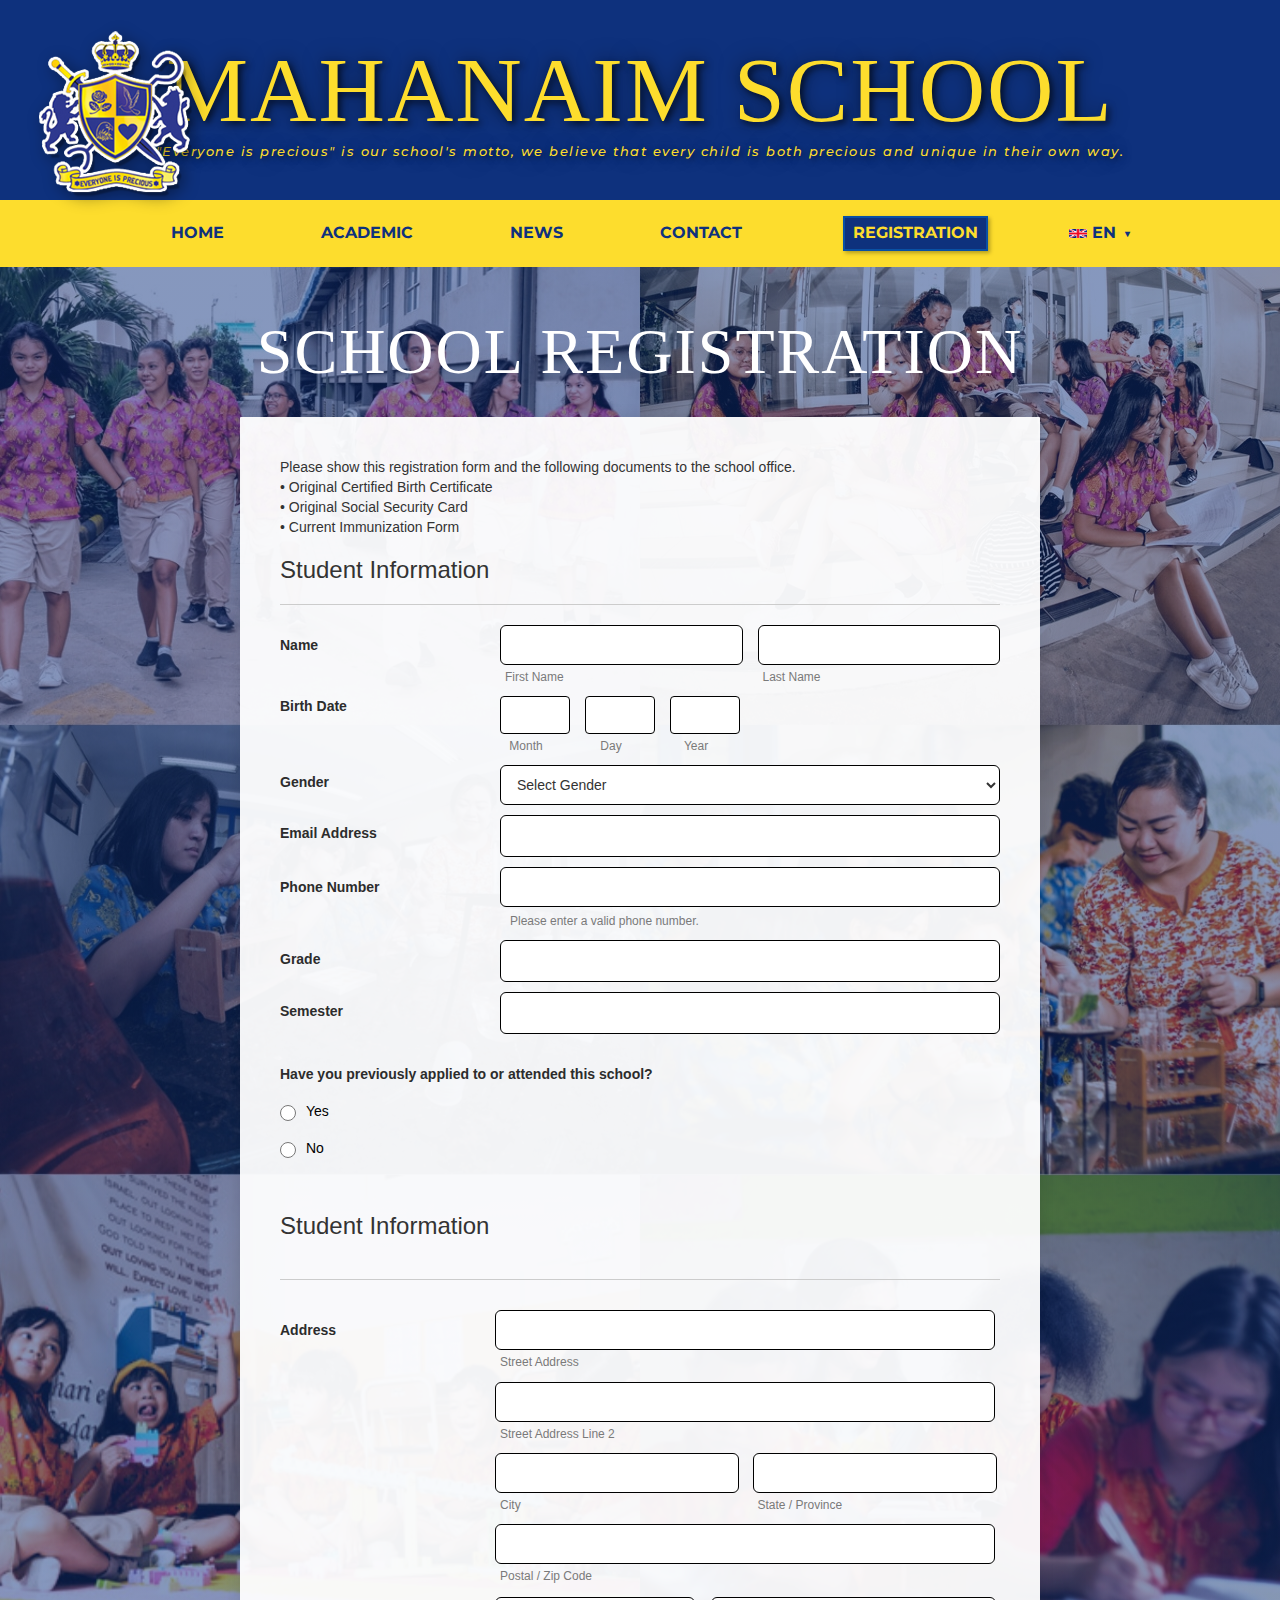
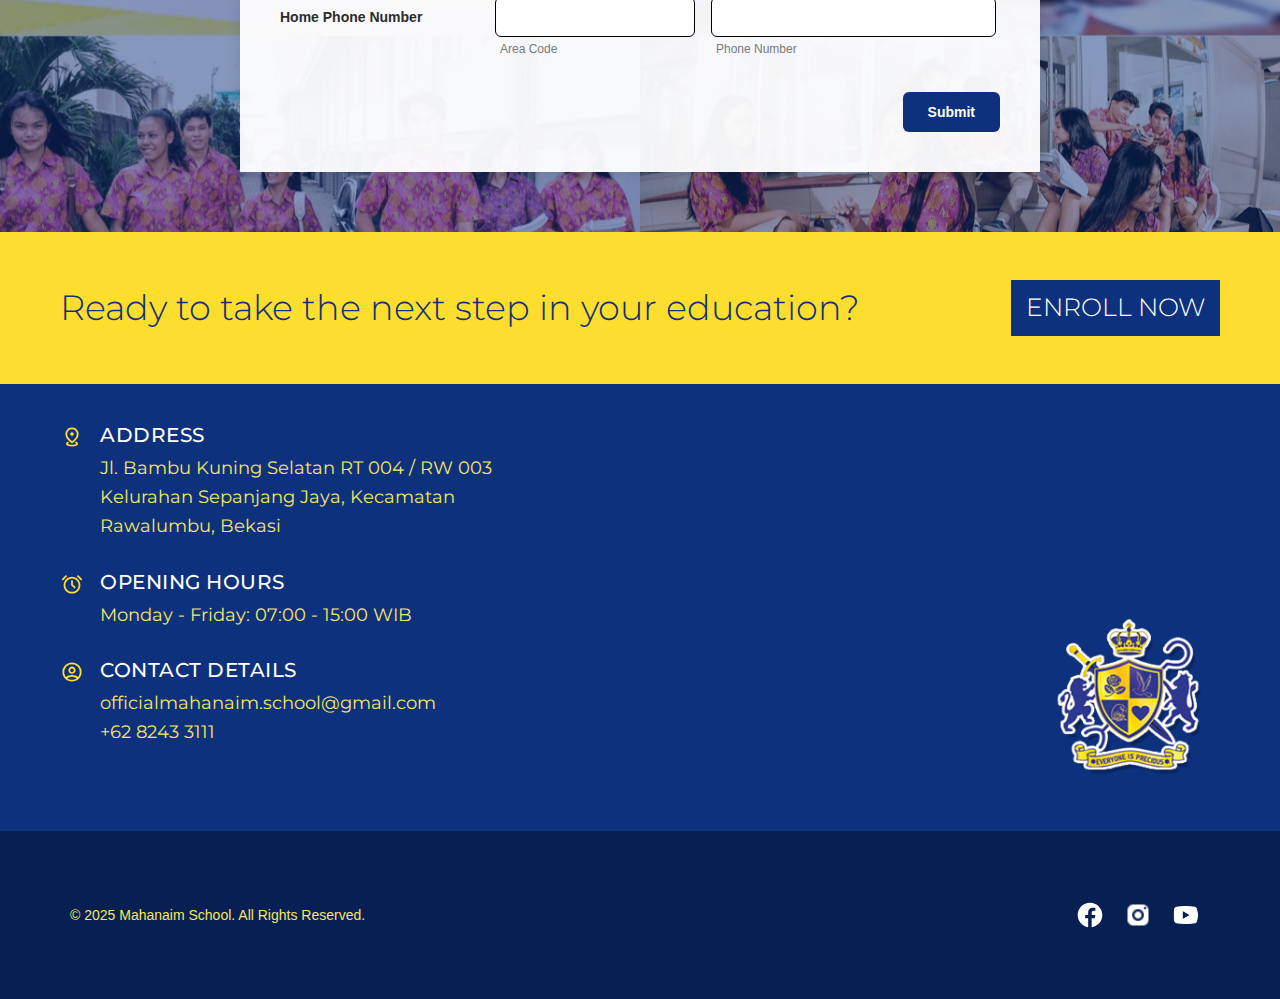
<file: registration.html>
<!DOCTYPE html>
<html lang="en">
<head>
  <meta charset="UTF-8">
  <title>Mahanaim School</title>
  <link rel="icon" href="images/logo.jpg" type="image/png">

  <meta name="viewport" content="width=device-width, initial-scale=1">

  <!-- Load Google Fonts -->
  <link rel="preconnect" href="https://fonts.googleapis.com">
  <link rel="preconnect" href="https://fonts.gstatic.com" crossorigin>
  <link href="https://fonts.googleapis.com/css2?family=Ancizar+Serif:ital,wght@0,300..900;1,300..900&family=Birthstone&family=Great+Vibes&family=Instrument+Serif:ital@0;1&family=Knewave&family=Montserrat:ital,wght@0,100..900;1,100..900&family=Noto+Serif+Display:ital,wght@0,100..900;1,100..900&family=PT+Serif:ital,wght@0,400;0,700;1,400;1,700&family=Rosarivo:ital@0;1&display=swap" rel="stylesheet">

  <!-- Load Bootstrap first -->
  <link rel="stylesheet" href="https://maxcdn.bootstrapcdn.com/bootstrap/3.4.1/css/bootstrap.min.css">
  
  <!-- Your custom CSS (always after Bootstrap) -->
  <link href="style_mahanaimschool.css" rel="stylesheet" type="text/css">

  <!-- Bootstrap scripts -->
  <script src="https://ajax.googleapis.com/ajax/libs/jquery/3.7.1/jquery.min.js"></script>
  <script src="https://maxcdn.bootstrapcdn.com/bootstrap/3.4.1/js/bootstrap.min.js"></script>
</head>
<body>
<!-- HEADER SECTION -->
 <header>
  <!-- Logo Sekolah -->
  <img src="images/logo.png" alt="School Logo" class="logo">
  
  <!-- Header Biru dengan Judul dan Motto -->
  <div class="top-header">
    <h1>MAHANAIM SCHOOL</h1>
    <p>
      "Everyone is precious" is our school's motto, we believe that every child is both precious and unique in their own way.
    </p>
  </div>
</header>

<!-- Navigasi Utama -->
<nav>
  <ul class="navi">
    <li><a href="index.html" title="Home">Home</a></li>
    <li><a href="academic.html" title="Academic">Academic</a></li>
    <li><a href="news.html" title="News">News</a></li>
    <li><a href="contact.html" title="Contact">Contact</a></li>
    <li><a href="registration.html" title="Registration" class="registration-btn active">Registration</a></li>
    <!-- Menu Bahasa -->
    <li class="language-menu">
      <a href="#" title="EN">
        <img src="images/EN.jpg.avif" alt="English Flag" class="flag-icon">
        EN <span class="down-arrow">&#9662;</span>
      </a>
    </li>
  </ul>
    <!-- Burger Icon -->
<div class="burger" onclick="toggleMenu()">
  <img src="images/menu.png" alt="Menu" />
</div>

<!-- Dropdown Menu -->
<ul class="dropdown-menu" id="dropdownMenu">
  <li><a href="index.html" title="Home">Home</a></li>
  <li><a href="academic.html" title="Academic">Academic</a></li>
  <li><a href="news.html" title="News">News</a></li>
  <li><a href="contact.html" title="Contact">Contact</a></li>
  <li><a href="registration.html" title="Registration" class="registration-btn">Registration</a></li>
  <li class="language-menu">
    <a href="#" title="EN">
      <img src="images/EN.jpg.avif" alt="English Flag" class="flag-icon" />
      EN <span class="down-arrow">&#9662;</span>
    </a>
  </li>
</ul>
  <script>
  function toggleMenu() {
    const menu = document.getElementById('dropdownMenu');
    if (menu.style.display === 'flex') {
      menu.style.display = 'none';
    } else {
      menu.style.display = 'flex';
    }
  }
</script>
</nav>
<section class="registration-section">
  <h1 class="registration-title">SCHOOL REGISTRATION</h1>
  <div class="registration-form-box">
    <p>
      Please show this registration form and the following documents to the school office.<br>
      • Original Certified Birth Certificate<br>
      • Original Social Security Card<br>
      • Current Immunization Form
    </p>
<h3 class="section-title">Student Information</h3>
<hr>
<form class="registration-form">
  <div class="registration-name-section">
    <label class="registration-name-label">Name</label>
    <div class="registration-name-input-group">
      <div class="registration-input-wrapper2">
        <input type="text" id="firstName">
        <span class="registration-sub-label-name">First Name</span>
      </div>
      <div class="registration-input-wrapper2">
        <input type="text" id="lastName">
        <span class="registration-sub-label-name">Last Name</span>
      </div>
    </div>
  </div>

  <div class="registration-form-group registration-birthdate-group">
    <label for="birthMonth">Birth Date</label>
    <div class="registration-birthdate-fields">
      <div class="registration-birth-field">
        <input type="text" id="birthMonth" maxlength="2">
        <span class="registration-birth-placeholder">Month</span>
      </div>
      <div class="registration-birth-field">
        <input type="text" id="birthDay" maxlength="2">
        <span class="registration-birth-placeholder">Day</span>
      </div>
      <div class="registration-birth-field">
        <input type="text" id="birthYear" maxlength="4">
        <span class="registration-birth-placeholder">Year</span>
      </div>
    </div>
  </div>

  <div class="registration-form-group">
    <label for="gender">Gender</label>
    <select id="gender">
      <option value="">Select Gender</option>
      <option value="female">Female</option>
      <option value="male">Male</option>
      <option value="other">Other</option>
    </select>
  </div>

  <div class="registration-form-row">
    <div class="registration-form-group">
      <label for="email">Email Address</label>
      <input type="email" id="email" required>
    </div>

    <div class="registration-phone-group">
      <label for="phone">Phone Number</label>
      <div class="registration-phone-input-wrapper">
        <input type="text" id="phone">
        <span class="registration-helper-text">Please enter a valid phone number.</span>
      </div>
    </div>
  </div>

  <div class="registration-form-row">
    <div class="registration-form-group">
      <label for="grade">Grade</label>
      <input type="text" id="grade">
    </div>
    <div class="registration-form-group">
      <label for="semester">Semester</label>
      <input type="text" id="semester">
    </div>
  </div>

  <div class="registration-radio-group">
    <label class="registration-radio-question">Have you previously applied to or attended this school?</label>
    <div class="registration-radio-options">
      <label><input type="radio" name="attendedBefore" value="yes"> Yes</label>
      <label><input type="radio" name="attendedBefore" value="no"> No</label>
    </div>
  </div>

  <h3 class="registration-section-title">Student Information</h3>
  <hr>

  <div class="registration-form-group-address">
    <label class="registration-form-label">Address</label>
    <div class="registration-input-column">
      <div class="registration-input-wrapper3">
        <input type="text">
        <span class="registration-sub-label">Street Address</span>
      </div>
      <div class="registration-input-wrapper3">
        <input type="text">
        <span class="registration-sub-label">Street Address Line 2</span>
      </div>
      <div class="registration-inline-fields">
        <div class="registration-input-wrapper3">
          <input type="text">
          <span class="registration-sub-label">City</span>
        </div>
        <div class="registration-input-wrapper3">
          <input type="text">
          <span class="registration-sub-label">State / Province</span>
        </div>
      </div>
      <div class="registration-input-wrapper3">
        <input type="text">
        <span class="registration-sub-label">Postal / Zip Code</span>
      </div>
    </div>
  </div>

  <div class="registration-homephone-group">
    <label class="registration-homephone-label" for="home-area">Home Phone Number</label>
    <div class="registration-homephone-column">
      <div class="registration-homephone-inline-fields">
        <div class="registration-homephone-input-wrapper">
          <input type="text" id="home-area">
          <span class="registration-sub-label1">Area Code</span>
        </div>
        <div class="registration-homephone-input-wrapper">
          <input type="text" id="home-phone">
          <span class="registration-sub-label1">Phone Number</span>
        </div>
      </div>
    </div>
  </div>

  <button type="submit" class="registration-submit">Submit</button>
</form>

  </div>
</section>

<section class="enroll-banner">
  <div class="enroll-text">Ready to take the next step in your education?</div>
  <a href="registration.html" class="enroll-btn">ENROLL NOW</a>
</section>
<section class="footer-section-wrapper">
  <footer class="school-footer">
    <div class="footer-top">
      <div class="footer-info">
        <!-- Address -->
        <div class="footer-section">
          <img src="images/location.svg" alt="Address Icon" class="footer-icon">
          <div>
            <h3 class="footer-heading">ADDRESS</h3>
            <p class="footer-text">
              Jl. Bambu Kuning Selatan RT 004 / RW 003<br>
              Kelurahan Sepanjang Jaya, Kecamatan<br>
              Rawalumbu, Bekasi
            </p>
          </div>
        </div>

        <!-- Opening Hours -->
        <div class="footer-section">
          <img src="images/clock.svg" alt="Clock Icon" class="footer-icon">
          <div>
            <h3 class="footer-heading">OPENING HOURS</h3>
            <p class="footer-text">Monday - Friday: 07:00 - 15:00 WIB</p>
          </div>
        </div>

        <!-- Contact Details -->
        <div class="footer-section">
          <img src="images/contact.svg" alt="Contact Icon" class="footer-icon">
          <div>
            <h3 class="footer-heading">CONTACT DETAILS</h3>
            <p class="footer-text">
              officialmahanaim.school@gmail.com<br>
              +62 8243 3111
            </p>
          </div>
        </div>
      </div>

      <!-- Logo -->
      <div class="footer-logo">
        <img src="images/logo.png" alt="School Logo">
      </div>
    </div>
  </footer>
</section>

<!-- Footer Wrapper -->
<div class="footer-bg">
  <div class="footer-bottom">
    <p>© 2025 Mahanaim School. All Rights Reserved.</p>
    <div class="social-icons">
    <div class="social-icons">
      <a href="#"><img src="images/facebook.svg" alt="Facebook"></a>
      <a href="#"><img src="images/instagram.png" alt="Instagram"></a>
      <a href="#"><img src="images/youtube.png" alt="YouTube"></a>
    </div>
    </div>
  </div>
</div>
<!-- Footer End -->
 
</body>
</html>
</file>
<file: style_mahanaimschool.css>
@charset "UTF-8";
body{
	padding:0;
	margin:0;
  height: 100%;
}

header {
  position: relative; /* ensures absolute positioning of logo is anchored */
}

.burger {
  display: none; /* Default sembunyi di desktop */
}

.logo {
  position: absolute;
  top: 15px;
  left: 20px;
  height: 200px; /* matches top-header height */
  z-index: 30;
  filter: drop-shadow(4px 4px 8px rgba(0, 0, 0, 0.4));
}

.top-header {
  background-color: #0E317D;
  color: #FDDD2D;
  display: flex;
  flex-direction: column;
  align-items: center;   /* center logo’s content */
  justify-content: center; /* vertically centering heading + text */
  text-align: center;
  width: 100%;
  height: 200px; /* must match .logo height */
  box-sizing: border-box;
  padding: 0 1rem;
}

.top-header h1 {
  font-family: 'Monserrat', serif;
  margin: 0;
  font-size: 92px;
  font-weight: 400;
  letter-spacing: 2px;
  text-shadow: 3px 3px 6px rgba(0, 0, 0, 0.6), 
               0 0 20px rgba(0, 0, 0, 0.5);       
}

.top-header p {
  font-family: "Montserrat", sans-serif;
  margin: 1px 0 0 0;
  font-size: 13px;
  font-weight: 500;
  font-style: italic;
  letter-spacing: 1.5px;
  text-shadow: 2px 2px 6px rgba(0, 0, 0, 0.6), 0 0 40px rgba(0, 0, 0, 0.4);
}

.navi li a.active-bg {
  color: #3B6BD3;  /* Teks warna emas untuk Home */
  border-radius: 12px;  /* Sudut dibulatkan */
}
.nav {
  width: 100%;
  margin: 0 auto;
  padding: 0;
}

.navi {
  list-style: none;
  margin: 0;
  padding: 8px 80px 8px 21px;
  display: flex;
  flex-direction: row;
  justify-content: center;
  background-color: #FDDD2D;
  gap: 65px;
  padding-right: 0;
}

.navi li a {
  font-family: "Montserrat", sans-serif;
  font-weight: 700;
  color: #0E317D;
  text-decoration: none;
  font-size: 16px;
}

.navi li:nth-child(6) a {
  color: #0E317D;
}

.language-menu a {
  display: flex;
  align-items: center;
  gap: 5px;
}

.flag-icon {
  width: 18px;   
 	height: auto;
  display: inline-block;
}

.down-arrow {
  font-size: 0.6em; 
  margin-left: 4px;
 	color: #0E317D;   
}

li a{
	display: inline-block;
	text-align: center;
	color: #0E317D;
	text-decoration: none;
	padding: 14px 16px;
	text-transform: uppercase;
	font-weight: bold;
}
.navi li:nth-child(6) a:hover {
  color: #3B6BD3;
	text-decoration: underline;
}

li a:hover {
	color: #3B6BD3;
	text-decoration: underline;
}

.registration-btn {
  background-color: rgba(222, 117, 117, 0.18); /* transparent red inside */
  color: #0E317D; /* blue text */
  border: 2px solid #0E317D; /* blue border */
  border-radius: 0; /* no rounded corners */
  font-weight: bold;
  text-transform: uppercase;
  display: inline-block;
  padding: 4px 8px;
  text-decoration: none; /* no underline by default */
  cursor: pointer;
  margin-left: 20px;
  margin-top: 8px;
}

.registration-btn:hover {
  background-color: rgba(222, 117, 117, 0.3); /* stronger red transparency */
  box-shadow: 2px 2px 0 rgba(0, 0, 0, 0.3);
  text-decoration: underline; /* underline text */
  color: #0E317D; /* keep text blue */
}

/* Gaya untuk status aktif */
.registration-btn.active {
  background-color: #0E317D; /* Biru transparan untuk status aktif */
  color: #FDDD2D; /* Warna teks putih */
  border-color: rgba(0, 153, 255, 0.3); /* Border biru */
  box-shadow: 2px 2px 4px rgba(0, 0, 0, 0.3); /* Menambahkan bayangan sedikit */
}

.main {
  display: flex;
  flex-direction: column;
  justify-content: center; 
  align-items: center;    
  text-align: center;      
}

.home-image {
  width: 100%;
 	margin: 0;
  padding: 0;
}

.home-image img {
 	width: 100%;
 	display: block; 
	filter: contrast(1.3);
}

.home-text{
	width:100%;
	padding:10rem;
	box-sizing: border-box;
}

.main-head, .sub-head{
	color: #0E317D;
}

.sub-head{
	line-height:2.6rem;
}

.main-head{
	font-family: "Rosarivo", cursive;
	font-weight: 400;
	font-size: 70px;
	text-align: center;
	margin-bottom: 0.5rem;
	text-shadow: 2px 2px 5px rgba(0, 0, 0, 0.3);
}

.sub-head{
	font-family: "Montserrat", sans-serif;
	font-weight:500;
	font-size:21px;
	width:70%;
	justify-content: center;
	margin-left:auto;
	margin-right: auto;
	margin-top: 0.5rem;
	margin-bottom: 2rem;
}

button{
  background-color:#FDDD2D; 
 	color: #0E317D;           
 	padding: 5px 10px;      
 	border: 1px solid transparent;            
 	border-radius: 0px;      
  font-size: 16px; 
	font-weight:500;
 	transition: background-color 0.3s ease; 
	cursor: pointer;
}

button:hover {
 	background-color:#3B6BD3; 
	color:#98A9CD;
}

.button1{
	font-family: "Montserrat", sans-serif;
	font-weight:600;
	font-size:20px;
	box-shadow: 2px 2px 5px rgba(0, 0, 0, 0.3);
	margin-bottom: 3rem;
}

.image-overlay-container {
  position: relative;
  width: 50%;
  overflow: hidden;
}

.vision-container:hover .overlay {
  opacity: 1;
}

.vision-container {
  display: flex;
  flex-direction: row;
  justify-content: space-between; 
  align-items: stretch;
  gap: 0; 
  padding: 2rem 0;
  width: 100%;
}

.image-overlay-container {
  position: relative;
  width: 50%;  
  overflow: hidden;
}

.image-overlay-container img {
  width: 100%;
  display: block;
}

.image-overlay-container:hover .overlay {
  opacity: 1;
}

.overlay {
  position: absolute;
  top: 0;
  left: 0;
  right: 0;
  bottom: 0;
  background-color: rgba(255, 255, 255, 0.7);
  display: flex;
  align-items: flex-start;   
  justify-content: flex-start; 
  opacity: 0;
  transition: opacity 0.3s ease;
  padding: 1rem;
  text-align: left; 
}

.visionmission-text {
  display: flex;
  flex-direction: column;
  align-items: flex-start;  
  text-align: left;
  max-width: 90%; 
}

.visionmission-title {
  font-family: "Rosarivo", cursive;
  font-weight: 400;
  font-size: 60px;
  margin-top: 1rem;     
  margin-bottom: 0rem;  
	margin-left: 1.8rem;
  color: #0E317D;
}

.vision-body,
.mission-body {
  font-family: "Montserrat", sans-serif;
  font-size: 25px;
  color: #0E317D;
  font-weight: 400;
  line-height: 1.5;
  padding: 0.1rem 1.5rem 1rem 1.5rem; 
  margin: 0; 
}

.mission-body {
  font-family: "Montserrat", sans-serif;
  list-style-type: decimal;
  text-align: left;
  padding-left: 3rem;  
  margin: 0;           
}
/*alumni carousel*/
#alumni-maintitle{
  font-family: 'Rosarivo', cursive;
  font-size: 50px;
  color: #0E317D;
  margin: 0;
	padding:0;
	font-weight:300;
	text-align: center;
	margin-bottom:50px;
}

.item{
  height: 420px;
  background-color: #0E317D;
}

.alumni-title1{
	padding-top:5%;
  font-family: 'Montserrat', sans-serif;
	color:white;
	justify-content: center;
  display: flex;
  justify-content: center;
  align-items: center;
  text-align: center;
  font-size: 35px;
	text-decoration: underline;
	text-decoration-thickness:2px;
	font-weight:300;
	font-style:italic;
	text-underline-offset:3px;
}

.alumni-bodytext1{
  font-family: 'Rosarivo', cursive;
	color:white;
  display: flex;
  justify-content: center;
  align-items: center;
  text-align: center;
  font-size: 20px;
	padding-top:2%;
	margin-right:12%;
	margin-left:12%;
}


.alumni-bodytext2{
  font-family: 'Rosarivo', cursive;
	color:white;
  display: flex;
  justify-content: center;
  align-items: center;
  text-align: center;
  font-size: 20px;
	padding-top:4%;
	margin-right:12%;
	margin-left:12%;
}

.alumni-bodytext3{
  font-family: 'Rosarivo', cursive;
	color:white;
  display: flex;
  justify-content: center;
  align-items: center;
  text-align: center;
  font-size: 20px;
	padding-top:3%;
	margin-right:12%;
	margin-left:12%;
}

/*upcoming event carousel*/
#event-title {
  font-family: 'Rosarivo', cursive;
  font-size: 100px;
  color: #0E317D;
  margin: 80px 0 0 0;
  padding: 0;
}

#event-subtitle {
  font-family: 'Rosarivo', cursive;
  font-size: 30px;
  color: #0E317D;
  margin: 0 0 20px 0; /* top 0, right 0, bottom 5px, left 0 */
}

.event-container {
  text-align: center; /* Center all text inside */
}

.scrollmenu {
  overflow-x: auto;
  white-space: nowrap;
  padding: 20px; /* padding to allow room for scaled images */
  position: relative;
  
  /* Hide scrollbar for all browsers */
  scrollbar-width: none;          /* Firefox */
  -ms-overflow-style: none;       /* IE and Edge */
}

.scrollmenu::-webkit-scrollbar {
  display: none; /* Chrome, Safari, Opera */
}


.scrollmenu img {
  display: inline-block;
  margin-right: 50px;
	margin-left:20px;
	margin-bottom:100px;
  height: 424px;
  transition: transform 0.3s ease;
  transform-origin: center center; /* scale from the center */
  z-index: 1;
  position: relative; /* make z-index work */
}

.scrollmenu img:hover {
  transform: scale(1.1);
  z-index: 10; /* bring to front if needed */
  cursor: pointer;
}

/* ACADEMIC PAGE */

#dots-jhs {
  display: inline; /* Menampilkan "..." di awal */
}

#more-text-jhs {
  display: none;  /* Menyembunyikan teks tambahan di awal */
}

.main-split-section-blue {
  position: relative;
  width: 100%;
  height: 440px;
  display: flex;
  background-color: #0E317D;
  overflow: hidden;
  z-index: 1;
}

.overlay-blue {
  position: absolute;
  top: 0;
  left: 0;
  width: 100%;
  height: 100%;
  background-color: rgba(14, 49, 125, 0.3);
  z-index: 3;
}

.left-box-blue {
  width: 50%;
  position: relative;
  background-color: #0E317D;
  display: flex;
  align-items: center;
  justify-content: flex-start;
  padding-left: 40px;
  box-sizing: border-box;
  overflow: visible;  /* Make sure the rotated text isn't cut off */
}

.small-image-blue {
  position: absolute;
  height: 300px;
  z-index: 2;
  left:60px;
}

.rotated-text-blue {
  transform: rotate(-90deg);
  transform-origin: left;
  font-family: "Montserrat", sans-serif;
  font-weight: 200;
  font-size: 18px;
  color: white;
  position: absolute;
  z-index: 5;
  white-space: nowrap;
  padding-right: 25px;
  left: 5%; 
  top: 81%;   
}

.right-box-blue {
  width: 50%;
  height: 100%;
  overflow: hidden;
}

.right-box-blue img.right-image-blue {
  width: 100%;
  height: 100%;
  object-fit: cover;
}

.title-blue {
  position: absolute;
  top: 30px;
  left: 50%;
  transform: translateX(-50%);
  text-align: center;
  z-index: 4;
  color: white;
}

.title-academic {
  font-family: "Montserrat", sans-serif;
  font-size: 27px;
  font-weight:300;
  margin-top: 70px;
margin-bottom:30px;
}

.title-text-blue {
  font-family: 'Rosarivo', cursive;
  font-size: 72px;
  font-weight: 300;
  text-decoration-thickness: 3px;
  text-shadow: 2px 2px 4px rgba(0, 0, 0, 0.25); /* Soft shadow */
  margin-top: -20px; 
}

.academic-description {
  background-color: white;
  color: #0E317D;
  font-family: 'Montserrat', sans-serif;
  padding: 20px;
  max-width: 95%;
  margin: 0 auto;
  font-size: 18px;
  line-height: 1.6;
  position: relative;
  box-sizing: border-box;
}

.description-text {
  margin-bottom: 10px;
  text-align: left;
}

.read-more-wrapper {
  display: flex;
  justify-content: flex-end;
}

/*YELLOW*/
.main-split-section-yellow {
  position: relative;
  width: 100%;
  height: 440px;
  display: flex;
  background-color: #FDDD2D;
  overflow: hidden;
  z-index: 1;
}

.overlay-yellow {
  position: absolute;
  top: 0;
  left: 0;
  width: 100%;
  height: 100%;
  background-color: rgba(0, 0, 0, 0.3);
  z-index: 4;
}

.title-yellow {
  position: absolute;
  top: 30px;
  left: 50%;
  transform: translateX(-50%);
  text-align: center;
  z-index: 5;
  color: white;
}

.title-text-yellow {
  font-family: 'Rosarivo', cursive;
  font-size: 72px;
  font-weight: 300;
  text-decoration-thickness: 3px;
  text-shadow: 2px 2px 4px rgba(0, 0, 0, 0.25);
  margin-top: 80px;
}

.left-box-yellow {
  width: 50%;
  height: 100%;
  overflow: hidden;
  position: relative;
}

.left-image-yellow {
  width: 100%;
  height: 100%;
  object-fit: cover;
}

.right-box-yellow {
  width: 50%;
  position: relative;
  background-color: #FDDD2D;
  display: flex;
  align-items: center;
  justify-content: flex-end;
  box-sizing: border-box;
  padding-right: 40px;
}

.small-image-yellow {
  position: absolute;
  height: 295px;
  top: 85px;
  right: 50px;
  z-index: 3;
}

/* Rotated text */
.rotated-flipped-text-yellow {
  transform: rotate(90deg);
  transform-origin: right;
  font-family: "Montserrat", sans-serif;
  font-weight: 300;
  font-size: 18px;
  color: #FFFFFF;
  position: absolute;
  z-index: 4;
  white-space: nowrap;
  right: 4%;
  bottom: 12%;
}

#junior-high-school{
padding-top:  100px;
}

#vocational-high-school{
	padding-top: 100px;
}

.font-junior{
  font-family: 'Rosarivo', cursive;
  font-size: 72px;
  font-weight: 300;
  text-decoration: underline;
  text-decoration-thickness: 3px;
  text-underline-offset: 8px; /* More space between text and underline */
  text-shadow: 2px 2px 4px rgba(0, 0, 0, 0.25); /* Soft shadow */
  margin-top: 70px; /* Or lower */	
}

.read-more-btn {
  background-color: #0E317D;
  color: white;
  border: 1px solid #0E317D;
  padding: 6px 14px;
  font-family: 'Montserrat', sans-serif;
  font-weight: 500;
  cursor: pointer;
  transition: background-color 0.3s ease;
}

.read-more-btn:hover {
  background-color: #3B6BD3;
  color: white;
}
#more-text {
  display: none;
}

.enroll-banner {
  background-color: #FDDD2D; /* Same yellow */
  height: 152px;
  display: flex;
  justify-content: space-between;
  align-items: center;
  padding: 0 60px;
  box-sizing: border-box;
  font-family: "Montserrat", sans-serif;
}

.enroll-text {
  color: #0E317D;
  font-size: 35px;
  font-weight: 300;
  text-align: left;
}

.enroll-btn {
  background-color: #0E317D;
  color: white;
  padding: 10px 15px;
  text-decoration: none;
  font-size: 25px;
  border: none;
  border-radius: 0px;
	font-weight: 300;
}

.enroll-btn:hover {
  background-color: #3B6BD3; /* Brighter blue */
  color: white;
	text-decoration: none;
}

/* CONTACT SECTION */
.contact-section {
  background-image: linear-gradient(rgba(14, 49, 125, 0.5), rgba(14, 49, 125, 0.5)),
                    url('images/bg_contact.png');
  background-size: cover;
  background-position: top center;
  background-repeat: no-repeat;
  min-height: 100vh;
  position: relative;
  padding: 80px 20px 60px;
  box-sizing: border-box;
  display: flex;
  flex-direction: column;
  align-items: center;
}

.contact-title {
  font-family: 'Monserrat', serif;
  font-weight: 500;
  font-size: 64px;
  color: white;
  text-align: center;
  text-shadow: 3px 3px 8px rgba(0, 0, 0, 0.5);
  letter-spacing: 2px;
  margin-top: -30px;
}

.contact-form-box {
  background-color: rgba(255, 255, 255, 0.95);
  padding: 50px 60px;
  border-radius: 1px;
  box-shadow: 0 8px 30px rgba(0, 0, 0, 0.2);
  max-width: 800px;
  width: 100%;
  margin-top: 40px;
}

.contact-form-box h2 {
  font-weight: 500;
  color: #0E317D;
  margin: 0;
  font-size: 50px;
  text-shadow: 2px 2px 4px rgba(0,0,0,0.2);
}

.contact-form-box p {
  color: #0E317D;
  margin-bottom: 30px;
  font-size: 20px;
}

.contact-form {
  display: flex;
  flex-direction: column;
  gap: 20px;
}

.contact-form-row {
  display: flex;
  flex-direction: column;
  gap: 20px;
}

.contact-form-group {
  display: flex;
  align-items: center;
  gap: 20px;
}

.contact-name-group {
  display: flex;
  align-items: flex-start;
  gap: 20px;
}

.contact-name-group > label {
  width: 120px;
  font-weight: 600;
  font-size: 14px;
  color: #0E317D;
  margin-top: 10px;
}

.contact-name-inputs {
  display: flex;
  flex: 1;
  gap: 20px;
}

.contact-input-wrapper {
  display: flex;
  flex-direction: column;
  flex: 1;
}

.contact-input-wrapper input {
  padding: 10px;
  border: 1px solid #0E317D;
  border-radius: 8px;
  font-size: 14px;
  font-family: inherit;
}

.contact-input-wrapper small {
  margin-top: 4px;
  color: gray;
  font-size: 12px;
  font-weight: 400;
  margin-left: 5px;
}

.contact-form-group label {
  width: 120px;
  font-weight: 400;
  font-size: 14px;
  font-weight: bold;
  color: #0E317D;
  margin-top: 6px;
}

.contact-form-group input,
.contact-form-group textarea {
  flex: 1;
  padding: 10px;
  border: 1px solid #0E317D;
  border-radius: 6px;
  font-size: 14px;
  resize: none;
  font-family: inherit;
  line-height: 1.5;
}

.contact-full-width {
  display: flex;
  align-items: center;
}

.contact-full-width textarea {
  width: 100%;
  height: auto;
}

.contact-send-button {
  background-color: #0E317D;
  color: white;
  padding: 10px 25px;
  border: none;
  font-weight: 600;
  font-size: 14px;
  align-self: flex-end;
  cursor: pointer;
  transition: background-color 0.3s ease;
  border-radius: 6px;
}

.contact-send-button:hover {
  background-color: #1d469e;
}

/* NEWS SECTION */
.news-section {
  padding: 60px 20px;
  background-color: #fff;
  color: #1f2a56;
}

.news-title {
  font-size: 90px;
  font-weight: 400;
  margin-bottom: 5px;
  font-family: 'Rosarivo', cursive;
}

.news-subtitle {
  font-size: 30px;
  margin-bottom: 30px;
  font-family: 'Monserrat', serif;
}

.news-item {
  display: flex;
  justify-content: space-between;
  align-items: flex-start;
  margin-bottom: 30px;
}

.news-text {
  flex: 1;
  padding-right: 20px;
}

.news-image img {
  width: 150px;
  height: auto;
  object-fit: cover;
  border-radius: 2px;
}

.news-date {
  font-size: 16px;
  color: #666;
  margin-bottom: 5px;
font-family: 'Monserrat', serif;

}

.news-headline {
  font-size: 34px;
  margin: 0;
	  font-family: 'Rosarivo', cursive;

}

.news-description {
  font-size: 18px;
  margin-top: 8px;
  color: #444;
	  font-family: 'Monserrat', serif;
	max-width:800px;
}

hr {
  border: none;
  border-top: 1px solid #ccc;
  margin: 20px 0;
}

/* Container utama section */
/* REGISTRATION SECTION*/
.registration-section {
  background-image: linear-gradient(rgba(14, 49, 125, 0.5), rgba(14, 49, 125, 0.5)),
                    url('images/registration-backg.jpg');
  background-size: cover;
  background-position: top center;
  background-repeat: no-repeat;
  min-height: 100vh;
  position: relative;
  padding: 80px 20px 60px;
  display: flex;
  flex-direction: column;
  align-items: center;
  justify-content: center;
}

.registration-form-box {
  max-width: 800px;
  width: 100%;
  background-color: rgba(255, 255, 255, 0.95);
  padding: 40px;
  border-radius: 1px;
  box-shadow: 0 0 15px rgba(0, 0, 0, 0.1);
}

/* JUDUL */
.registration-form-box {
  max-width: 800px;
  width: 100%;
  background-color: rgba(255, 255, 255, 0.95);
  padding: 40px;
  border-radius: 1px;
  box-shadow: 0 0 15px rgba(0, 0, 0, 0.1);
}

.registration-title {
  font-family: 'Monserrat', serif;
  font-size: 64px;
  text-align: center;
  margin-top: -30px;
  margin-bottom: 30px;
  color: #ffffff;
  letter-spacing: 2px;
}

.registration-form {
  display: flex;
  flex-direction: column;
  gap: 10px;
}

.registration-form-row {
  display: flex;
  flex-direction: column;
  gap: 10px;
}

.registration-form-group {
  display: flex;
  align-items: center;
  gap: 20px;
}

.registration-form-group label {
  flex: 0 0 200px;
  font-size: 14px;
  font-weight: 600;
  color: #2c2c2c;
  text-align: left;
}

.registration-form-group input,
.registration-form-group select,
.registration-form-group textarea {
  flex: 1;
  padding: 10px 12px;
  border: 1px solid #000000; /* ✅ abu-abu terang */
  border-radius: 6px;
  font-size: 14px;
  background-color: #fff;
  transition: border-color 0.3s ease;
}

.registration-form-group input:focus,
.registration-form-group select:focus,
.registration-form-group textarea:focus {
  border-color: #000000;
}

.registration-form-row {
  display: flex;
  flex-direction: column;
  gap: 10px;
}

.registration-submit {
  background-color: #0E317D;
  color: white;
  padding: 10px 25px;
  border: none;
  font-weight: 600;
  font-size: 14px;
  align-self: flex-end;
  cursor: pointer;
  transition: background-color 0.3s ease;
  border-radius: 6px;
}

.registration-submit:hover {
  background-color: #1d469e;
}

.registration-birthdate-group {
  align-items: flex-start;
}

.registration-birthdate-fields {
  display: flex;
  gap: 15px;
}

.registration-birth-field {
  display: flex;
  flex-direction: column;
  align-items: center;
}

.registration-birth-field input {
  width: 70px;
  height: 32px;
  border: 1px solid #000000; /* ✅ abu-abu terang */
  border-radius: 4px;
  font-size: 14px;
  color: #333;
}

.registration-birth-placeholder {
  margin-top: 4px;
  font-size: 12px;
  color: #7a7a7a;
  margin-left: -18px;
}

.registration-name-section {
  display: flex;
  align-items: flex-start;
}

.registration-name-label {
  flex: 0 0 160px;
  font-size: 14px;
  color: #2c2c2c;
  padding-top: 10px;
}

.registration-name-input-group {
  display: flex;
  flex: 1;
  gap: 5px;
  padding-left: 50px;
}

.registration-input-wrapper2 {
  display: flex;
  flex-direction: column;
  flex: 1;
}

.registration-input-wrapper2 input {
  height: 40px;
  padding: 6px 10px;
  font-size: 14px;
  border: 1px solid #000000; /* ✅ abu-abu terang */
  border-radius: 6px;
  margin-left: 10px;
}

.registration-sub-label-name {
  font-size: 12px;
  color: #7a7a7a;
  margin-top: 4px;
  margin-left: 15px;
}

.registration-phone-group {
  display: flex;
  align-items: flex-start;
}

.registration-phone-group label {
  flex: 0 0 160px;
  font-size: 14px;
  color: #2c2c2c;
  padding-top: 10px;
}

.registration-phone-input-wrapper {
  flex: 1;
  display: flex;
  flex-direction: column;
  align-items: flex-start;
}

.registration-phone-input-wrapper input {
  width: 500px;
  height: 40px;
  padding: 8px 12px;
  font-size: 14px;
  border: 1px solid #000000; /* ✅ abu-abu terang */
  border-radius: 6px;
  margin-left: 60px;
}

.registration-helper-text {
  font-size: 12px;
  color: #7a7a7a;
  margin-top: 6px;
  padding-left: 10px;
  margin-left: 60px;
}

.registration-radio-group {
  display: flex;
  flex-direction: column;
  align-items: flex-start;
  margin-bottom: 20px;
  margin-top: 20px;
}

.registration-radio-question {
  font-size: 14px;
  color: #2c2c2c;
  margin-bottom: 15px;
}

.registration-radio-options {
  display: flex;
  flex-direction: column;
  gap: 10px;
}

.registration-radio-options label {
  display: flex;
  align-items: center; /* ubah dari center ke flex-start */
  font-size: 14px;
  color: #000000;
  gap: 10px;
  cursor: pointer;
  font-weight: normal;
  padding-top: 2px; /* ✅ turunkan teks sedikit */
}


.registration-radio-options input[type="radio"] {
  width: 16px;
  height: 16px;
  accent-color: #334ac0;
  cursor: pointer;
}

.registration-form-group-address {
  display: flex;
  align-items: flex-start;
  margin-bottom: 32px;
}

.registration-form-label {
  flex: 0 0 180px;
  font-size: 14px;
  font-weight: 600;
  padding-top: 10px;
  color: #2c2c2c;
}

.registration-input-column {
  flex: 1;
  display: flex;
  flex-direction: column;
  gap: 10px;
}

.registration-input-wrapper3 {
  display: flex;
  flex-direction: column;
}

.registration-input-wrapper3 input {
  width: 115%;
  max-width: 500px;
  height: 40px;
  padding: 6px;
  font-size: 14px;
  border: 1px solid #000000; /* ✅ abu-abu terang */
  border-radius: 6px;
  background-color: #fff;
  margin-left: 35px;
}

.registration-sub-label {
  font-size: 12px;
  color: #7a7a7a;
  margin-top: 4px;
  margin-left: 40px;
}

.registration-inline-fields {
  width: 470px;
  display: flex;
  gap: 45px;
}

.registration-inline-fields .registration-input-wrapper3 input {

}

.registration-homephone-group {
  display: flex;
  align-items: flex-start;
  margin-bottom: 24px;
  font-family: 'Segoe UI', sans-serif;
}

.registration-homephone-label {
  flex: 0 0 180px;
  font-size: 14px;
  font-weight: bold;
  color: #2c2c2c;
  padding-top: 10px;
  margin-top: -30px; /* ✅ geser seluruh kolom naik */
}

.registration-homephone-column {
  flex: 1;
  display: flex;
  flex-direction: column;
  padding-left: 35px;
  margin-top: -30px; /* ✅ geser seluruh kolom naik */
}

.registration-homephone-inline-fields {
  display: flex;
  gap: 16px;
}

.registration-homephone-input-wrapper {
  display: flex;
  flex-direction: column;
}

.registration-homephone-input-wrapper input {
  height: 40px;
  padding: 8px 10px;
  font-size: 14px;
  width: 200px;
  border: 1px solid #000000; /* ✅ abu-abu terang */
  border-radius: 6px;
  background-color: #fff;
}

.registration-homephone-input-wrapper:nth-child(2) input {
  width: 285px;
}

.registration-sub-label1 {
  font-size: 12px;
  color: #7a7a7a;
  margin-top: 4px;
  padding-left: 0;
  margin-left: 5px;
  text-align: left;
}

/* FOOTER */
.footer-section-wrapper {
  background-color: #0E317D;
  color: #f5f5f5;
  padding-top: 40px;
  padding-bottom: 40px;
  font-family: 'Montserrat', sans-serif;
}

.school-footer {
  padding: 0 60px;
}

.footer-top {
  display: flex;
  justify-content: space-between;
  align-items: flex-start;
  flex-wrap: wrap;
}

.footer-info {
  display: flex;
  flex-direction: column;
  gap: 30px;
  max-width: 65%;
}

.footer-section {
  display: flex;
  align-items: flex-start;
  gap: 16px;
}

.footer-icon {
  width: 24px;
  height: 24px;
  margin-top: 1px;
}

.footer-heading {
  font-size: 20px;
  color: #fff;
  margin: 0 0 8px;
  font-weight: 500;
  text-transform: uppercase;
	letter-spacing: 0.5px;
}

.footer-text {
  color: #f5e765;
  font-size: 18px;
  line-height: 1.6;
  margin: 0;
}

.footer-logo img {
  max-width: 180px;
  height: auto;
  margin-top: 180px;
}


.footer-bg {
  background-color: #071f52;
  width: 100%;
}

.footer-bottom {
  width: 100%;
  margin: 0;
  padding: 70px 20px;
  box-sizing: border-box;
  display: flex;
  justify-content: space-between;
  align-items: center;
  color: white;
}

.footer-bottom p {
  margin: 0;
  color: #f5e765;
  font-size: 14px;
  padding-left: 50px; /* atau sesuai kebutuhan */
}

.social-icons {
  display: flex;
  gap: 20px;
  padding-right: 30px; /* atau sesuai kebutuhan */
}

.social-icons img {
  width: 28px;
  height: 28px;
  filter: brightness(0) invert(1);
  transition: opacity 0.3s ease;
}

.social-icons img:hover {
  opacity: 0.7;
}

/* Mobile TOOTER SCHOOL*/
@media (max-width: 768px) {
	.school-footer {
    padding: 0 20px;
  }

  .footer-top {
    flex-direction: column;
    align-items: flex-start;
    gap: 30px;
  }

  .footer-info {
    max-width: 100%;
    gap: 20px;
  }

  .footer-section {
    flex-direction: row;
    align-items: flex-start;
    gap: 12px;
  }

  .footer-heading {
    font-size: 12px;
  }

  .footer-text {
    font-size: 11px;
  }

  .footer-logo img {
    max-width: 150px;
    margin-top: 40px;
  }

  .footer-bottom {
    flex-direction: column;
    align-items: center;
    text-align: center;
    padding: 40px 10px;
    gap: 10px;
  }

  .footer-bottom p {
    font-size: 13px;
    padding-left: 0;        /* hilangkan padding agar tidak geser */
    text-align: center;     /* teks rata tengah */
  }

  .social-icons {
    justify-content: center;   /* ✅ posisikan ikon ke tengah */
    padding-right: 0;          /* hilangkan padding kanan */
  }

  .social-icons img {
    width: 24px;
    height: 24px;
  }
}

/* Mobile HEADER*/
@media (max-width: 768px) {

  /* Logo */
  .logo {
    display: none;
  }

  /* Top Header */
  .top-header {
    height: auto;
  }

  .top-header h1 {
    font-size: 28px;
    letter-spacing: 1px;
	padding: 25px 10px 0px 33px;

  }

  .top-header p {
    font-size: 10px;
    letter-spacing: 0.5px;
    padding: 5px 10px 20px 10px;
	  max-width:600px;
  }
  /* Burger Icon */
  .burger {
    display: block; /* Pastikan ini tampil di mobile */
    position: fixed;
    top: 25px;
    left: 20px; /* pindah ke kiri */
    z-index: 1000;
    cursor: pointer;
  }

  .burger img {
    width: 30px;
    height: 30px;
    background-color: hsla(60, 100%, 50%, 0.845); /* Also yellow with 50% opacity */
    border-radius: 4px;
    padding: 5px;
  }

  /* Dropdown Menu */
  .dropdown-menu {
    display: none;
    position: fixed;
    top: 60px;
    left: 20px; /* Ganti dari right ke left */
    background-color: #FDDD2D;
    border: 0.5px solid #fad920;
    border-radius: 8px;
    box-shadow: 0 4px 8px rgba(0,0,0,0.1);
    padding: 10px;
    z-index: 999;
    flex-direction: column;
    width: 180px;
	  font-family:'Montserrat', serif;
	  font-weight: 300;

    /* Tambahan penting */
    list-style: none;
    margin: 0;
    padding: 0;
  }
  .dropdown-menu li a {
    display: block;
    padding: 8px 15px;
    text-decoration: none;
    border-radius: 8px;
    color: #0E317D;
    border-bottom: 0.5px solid #FDDD2D;
  }

  .dropdown-menu li:last-child a {
    border-bottom: none;
  }

  .dropdown-menu li a:hover {
    background-color: #debd00;
  }

  .dropdown-menu a {
    display: block;
    padding: 10px 15px;
    text-decoration: none;
    color: #333;
    border-bottom: 1px solid #debd00;
  }

  .dropdown-menu a:last-child {
    border-bottom: none;
  }

  .dropdown-menu a:hover {
    background-color: #debd00;
  }
  /* Navigation */
  .navi {
    display: none; /* Sembunyikan nav biasa di mobile */
    flex-direction: column;
    align-items: center;
    gap: 15px;
    padding: 10px 20px;
  }

  .navi li {
    width: 100%;
    text-align: center;
  }

  .navi li a {
    padding: 10px;
    font-size: 14px;
  }

  .registration-btn {
    margin-left: 0;
    margin-top: 5px;
    background-color: transparent; /* hilangkan background */
    border: none;                  /* hilangkan border */
    box-shadow: none;              /* hilangkan shadow */
    color: #0E317D;                /* tetap biru */
  }
  .registration-btn:hover {
    background-color: transparent;
    border: none;
    box-shadow: none;
    text-decoration: none;
    color: #0E317D;
  }

  .language-menu {
    order: 1; /* optional: move to bottom */
  }

  .language-menu a {
    justify-content: center;
  }
  
}

/* Mobile HOME*/
@media (max-width: 768px) {
  .home-text {
    padding: 3rem 1rem;
  }

  .main-head {
    font-size: 34px;
    text-align: center;
	  margin-top: 0px;
  }

  .sub-head {
    font-size: 11px;
    width: 90%;
    margin-left: auto;
    margin-right: auto;
    text-align: center;
	  line-height:14px;
  }

  .button1 {
    width:115px;
	  height:25px;
	  font-size: 12px;
    padding: 2px 5px;
    margin-bottom: 0rem;
  }

  .vision-container {
    gap: 0rem;
    padding: 0rem;
  }

  .image-overlay-container {
    width: 100%;
  }

  .visionmission-title {
    font-size: 12px;
    text-align: left;
    margin-left: 1rem;
  }

  .vision-body,
  .mission-body {
    font-size: 8px;
    padding: 1rem;
    text-align: left;
  }

  .mission-body {
    padding-left: 1rem;
  }

  .overlay {
    display: flex;
    opacity: 1;
    visibility: visible;
    position: absolute;
    top: 0;
    left: 0;
    width: 100%;
    height: 100%;
    padding: 1rem;
    justify-content: center;
    align-items: flex-start; /* ✅ rata atas */
    text-align: center;
    background-color: rgba(255, 255, 255, 0.706);
  }

  .visionmission-text {
    display: flex;
    flex-direction: column;
    justify-content: flex-start;
    align-items: flex-start;
    text-align: left;
  }
}

/* Mobile ALUMNI*/
@media (max-width: 768px) {
  /* Alumni Carousel */
  #alumni-maintitle {
    font-size: 20px;
    margin-bottom: 30px;
	  margin-top:-60px;
  }

  .item {
    height: auto;
    padding: 20px 10px;
  }

  .alumni-title1 {
    font-size: 17px;
    padding-top: 10px;
    text-decoration-thickness: 1.5px;
  }

  .alumni-bodytext1,
  .alumni-bodytext2,
  .alumni-bodytext3 {
    font-size: 10px;
    margin-left: 8%;
    margin-right: 8%;
    padding-top: -10px;
    line-height: 1.6;
  }

  /* Event Carousel */
  #event-title {
    font-size: 30px;
    margin: 30px 0px 0px 0px;
  }

  #event-subtitle {
    font-size: 10px;
    margin-bottom: 5px;
  }

  .scrollmenu {
    padding: 10px;
  }

  .scrollmenu img {
    height: 200px;
    margin-right: 15px;
    margin-left: 5px;
  }
}

/* Mobile CONTACT*/
@media (max-width: 768px) {
  .contact-section {
    padding: 60px 15px 40px;
    background-position: center;
  }

  .contact-title {
    font-size: 36px;
    line-height: 1.2;
    letter-spacing: 1px;
  }

  .contact-form-box {
    padding: 20px;
    margin-top: 20px;
  }

  .contact-form-group,
  .contact-name-group {
    flex-direction: column;
    align-items: flex-start;
  }

  .contact-form-group label,
  .contact-name-group > label {
    width: 100%;
    margin-top: 0;
  }

  .contact-form-group input,
  .contact-form-group textarea,
  .contact-name-inputs,
  .contact-input-wrapper input {
    width: 100% !important;
  }

  .contact-name-inputs {
    flex-direction: column;
    gap: 10px;
  }

  .contact-send-button {
    align-self: center;
    width: 100%;
  }
}

  /* Mobile NEWS*/
@media (max-width: 768px) {
	.news-section {
		margin-top:-40px;
		margin-bottom: -60px;
		padding-bottom: 0px;
	}
	
  .news-title {
    font-size: 30px;
    text-align: left;
  }

  .news-subtitle {
    font-size: 15px;
    text-align: left;
  }

  .news-item {
    flex-direction: column;
    align-items: left;
    text-align: left;
  }

  .news-text {
    padding: 0;
    margin-bottom: 15px;
  }

  .news-headline {
    font-size: 17px;
	  line-height:23px;
  }

  .news-description {
    font-size: 12px;
	  line-height:16px;
	  margin-top:0px;
	  opacity: 80%;
	  max-width:360px;
 }
	
.news-date {
    font-size: 12px;
	  line-height:16px;
  }

  .news-image img {
    width: 300px;
  }
	
	#news-image-last{
		padding-bottom: 80px;
	}
}

/* Mobile REGISTRATION*/
@media (max-width: 768px) {
  .registration-section {
    padding: 40px 10px 40px;
    min-height: auto;
  }

  .registration-title {
    font-size: 32px;
    margin-top: 0;
    margin-bottom: 20px;
  }

  .registration-form-box {
    padding: 20px;
  }
.registration-name-input-group {
    flex-direction: row;         /* tetap horizontal */
    gap: 24px;                   /* tambahkan jarak antar input */
    flex-wrap: wrap;             /* biar tetap rapi kalau tidak muat */
  }

  .registration-input-wrapper2 {
    flex: 1 1 45%;               /* biar responsif, masing-masing ambil 45% lebar */
  }

  .registration-form-group,
  .registration-phone-group,
  .registration-homephone-group,
  .registration-form-group-address,
  .registration-name-section {
    flex-direction: column;
    align-items: flex-start;
  }

  .registration-form-group label,
  .registration-phone-group label,
  .registration-homephone-label,
  .registration-form-label,
  .registration-name-label {
    flex: none;
    width: 100%;
    padding-top: 0;
    margin-bottom: 5px;
  }

  .registration-form-group input,
  .registration-form-group select,
  .registration-form-group textarea,
  .registration-phone-input-wrapper input,
  .registration-homephone-input-wrapper input,
  .registration-input-wrapper3 input,
  .registration-input-wrapper2 input {
    width: 100% !important;
    margin-left: 0 !important;
  }

  .registration-form-group label {
    margin-bottom: -10px; 
  }

  .registration-helper-text,
  .registration-sub-label,
  .registration-sub-label1,
  .registration-sub-label-name {
    margin-left: 0;
    padding-left: 0;
  }

  .registration-name-input-group,
  .registration-input-column,
  .registration-phone-input-wrapper,
  .registration-homephone-column {
    padding-left: 0;
    width: 100%;
  }

  .registration-inline-fields {
    flex-direction: column;
    width: 100%;
    gap: 10px;
  }

  .registration-radio-options {
    flex-direction: column;
  }

  .registration-homephone-label,
  .registration-homephone-column {
    margin-top: 0;
  }

  .registration-homephone-inline-fields {
    flex-direction: row;
    gap: 16px;
    flex-wrap: wrap; /* biar bisa turun kalau layar sempit */
    width: 100%;
  }

  .registration-homephone-input-wrapper {
    flex: 1 1 48%;  /* biar keduanya responsif */
  }

  .registration-homephone-input-wrapper input {
    width: 100%;
  }
}

/* Mobile ENROLL*/
@media (max-width: 768px) {
  .main-split-section-blue,
  .main-split-section-yellow {
    flex-direction: column;
    height: auto;
  }

  .left-box-blue,
  .right-box-blue,
  .left-box-yellow,
  .right-box-yellow {
    width: 100%;
    height: auto;
    padding: 20px;
    justify-content: center;
    align-items: center;
    text-align: center;
  }

  .small-image-blue,
  .small-image-yellow {
    position: relative;
    height: 180px;
    margin: 20px auto;
    left: auto;
    right: auto;
    top: auto;
  }

  .rotated-text-blue {
    display: none;
  }

  .title-blue,
  .title-yellow {
    position: relative;
    top: 0;
    left: 0;
    transform: none;
    padding: 10px;
    text-align: center;
  }

  .title-academic {
    font-size: 18px;
    margin-top: -10px;
    margin-bottom: px;
  }

  #junior-high-school {
    margin-top: -70px;  /* Menurunkan jarak atas agar teks lebih dekat ke atas */
  }
  #vocational-high-school {
    margin-top: -70px;  /* Menurunkan jarak atas agar teks lebih dekat ke atas */
  }
  .title-text-yellow {
    position: relative;
    top: 15px;  /* Geser elemen ke bawah */
  }
  .title-text-blue,
  .title-text-yellow,
  .font-junior {
    font-size: 38px;
    margin-top: 10px;
  }

  .rotated-flipped-text-yellow {
    display: none;
  }

  .academic-description {
    font-size: 14px;
    padding: 15px;
  }

  .read-more-wrapper {
    justify-content: right;
  }

  .enroll-banner {
    flex-direction: column;
    height: auto;
    padding: 30px 20px;
    text-align: center;
    gap: 20px;
  }

  .enroll-text {
    font-size: 18px;
    text-align: center;
  }
  
  .enroll-btn {
    font-size: 12px;
    padding: 10px 20px;
  }

  #junior-high-school,
  #vocational-high-school {
    padding-top: 60px;
  }

  .small-image-blue,
  .small-image-yellow {
    display: none;
  }
	
	.read-more-btn {
		height: 30px;
		width: 70px;
		font-size: 12px;	
  }
}
</file>
